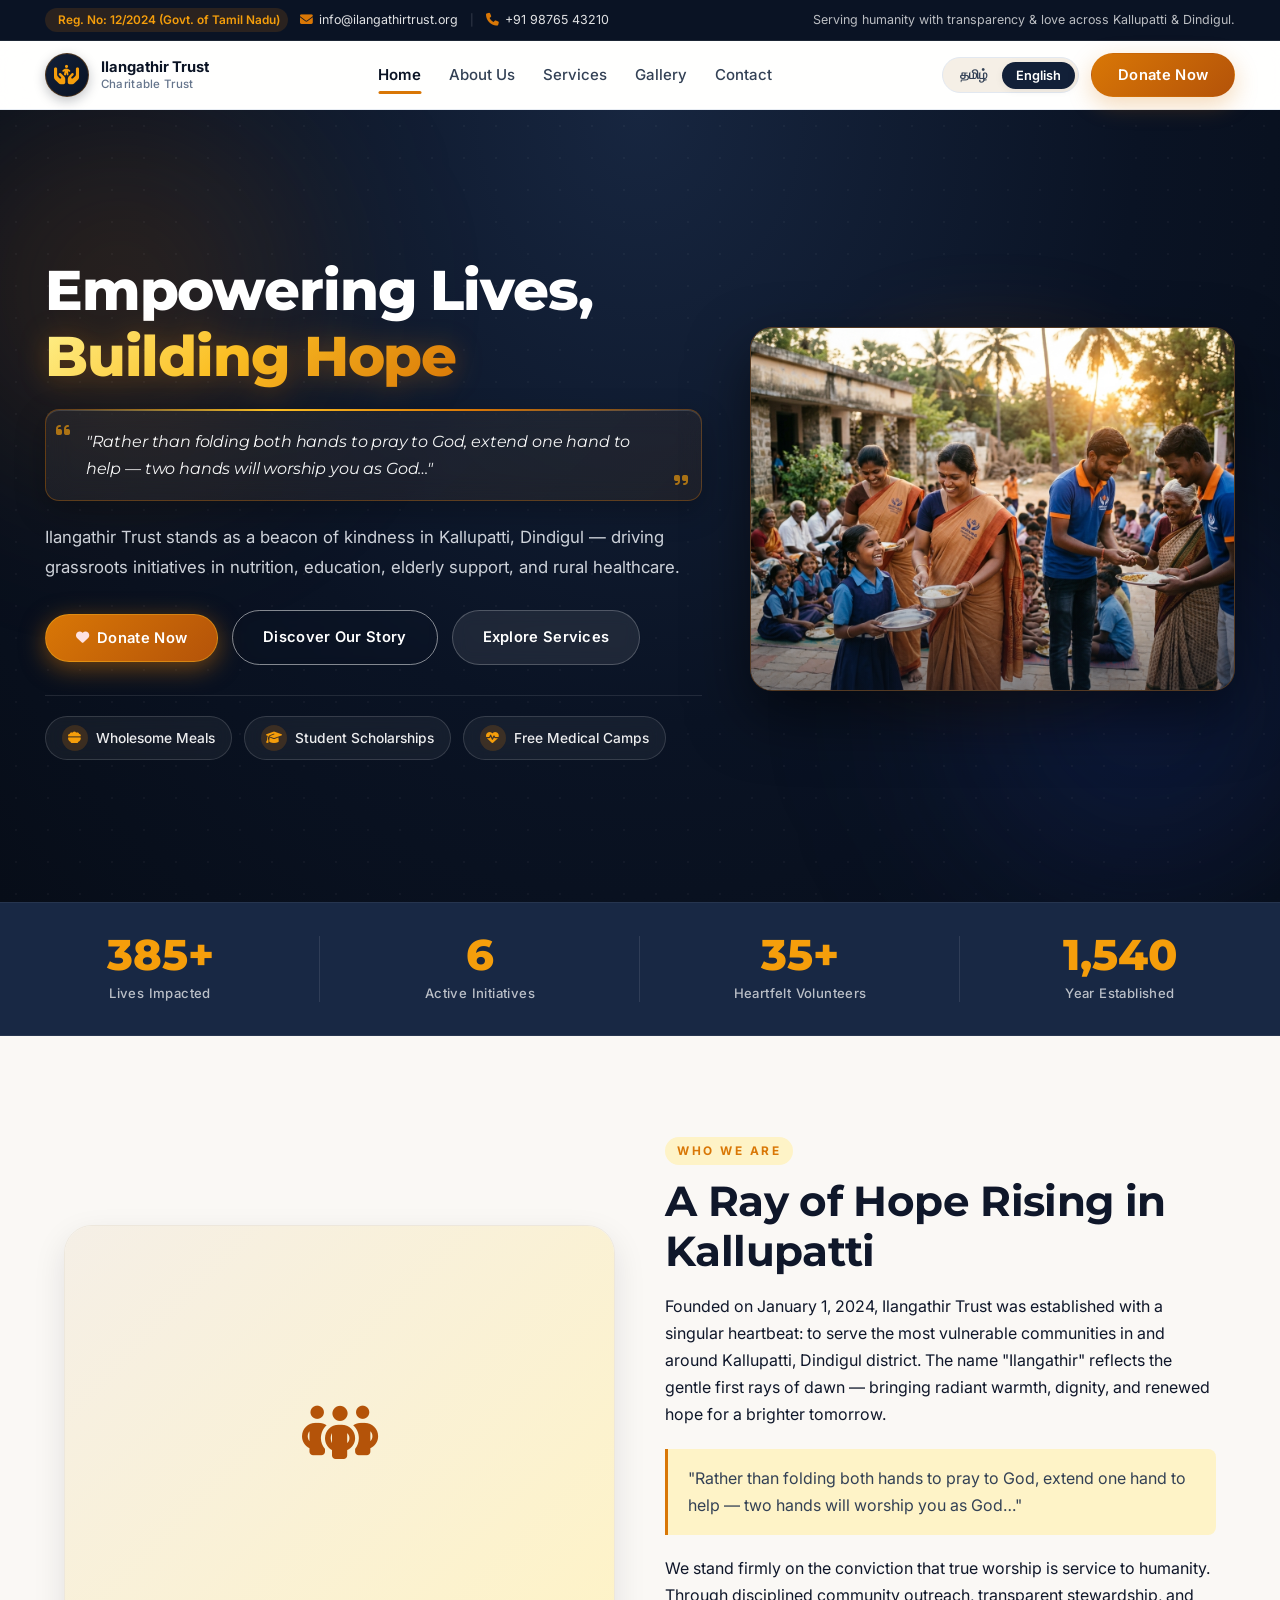
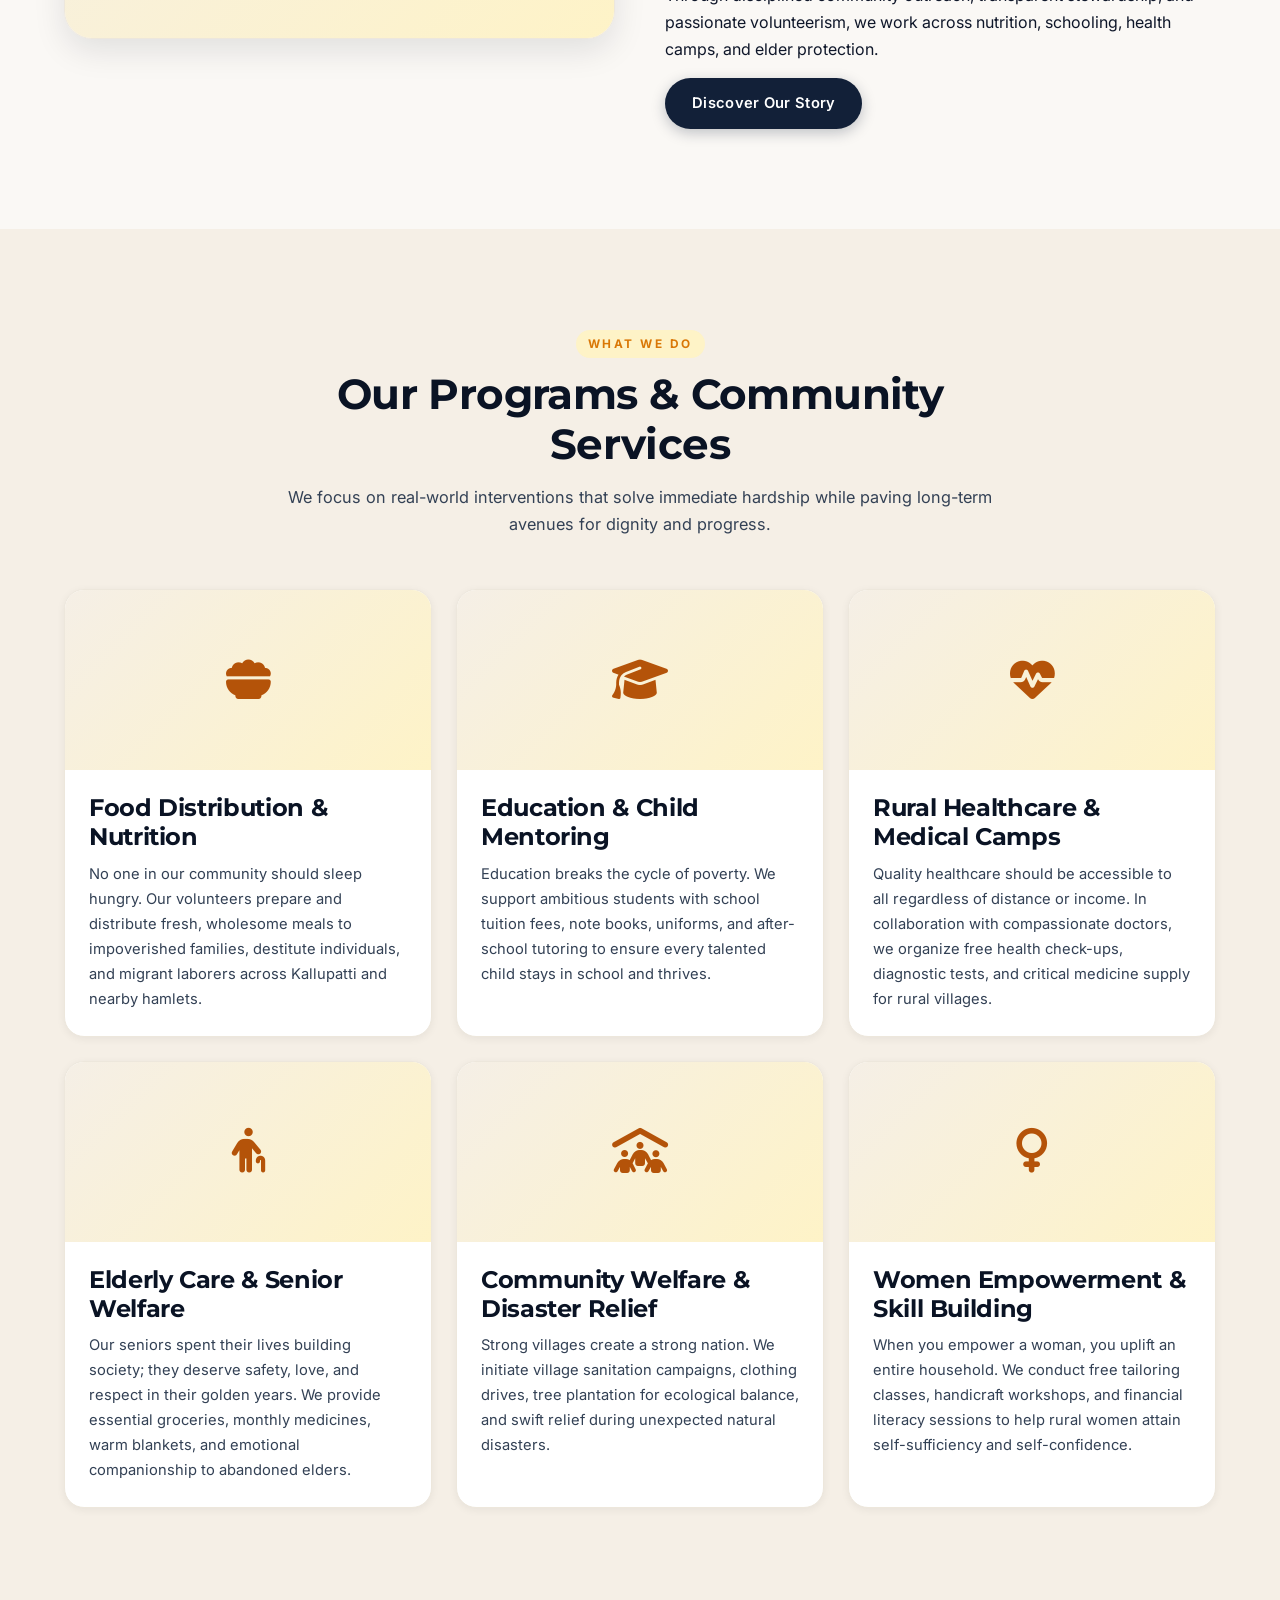
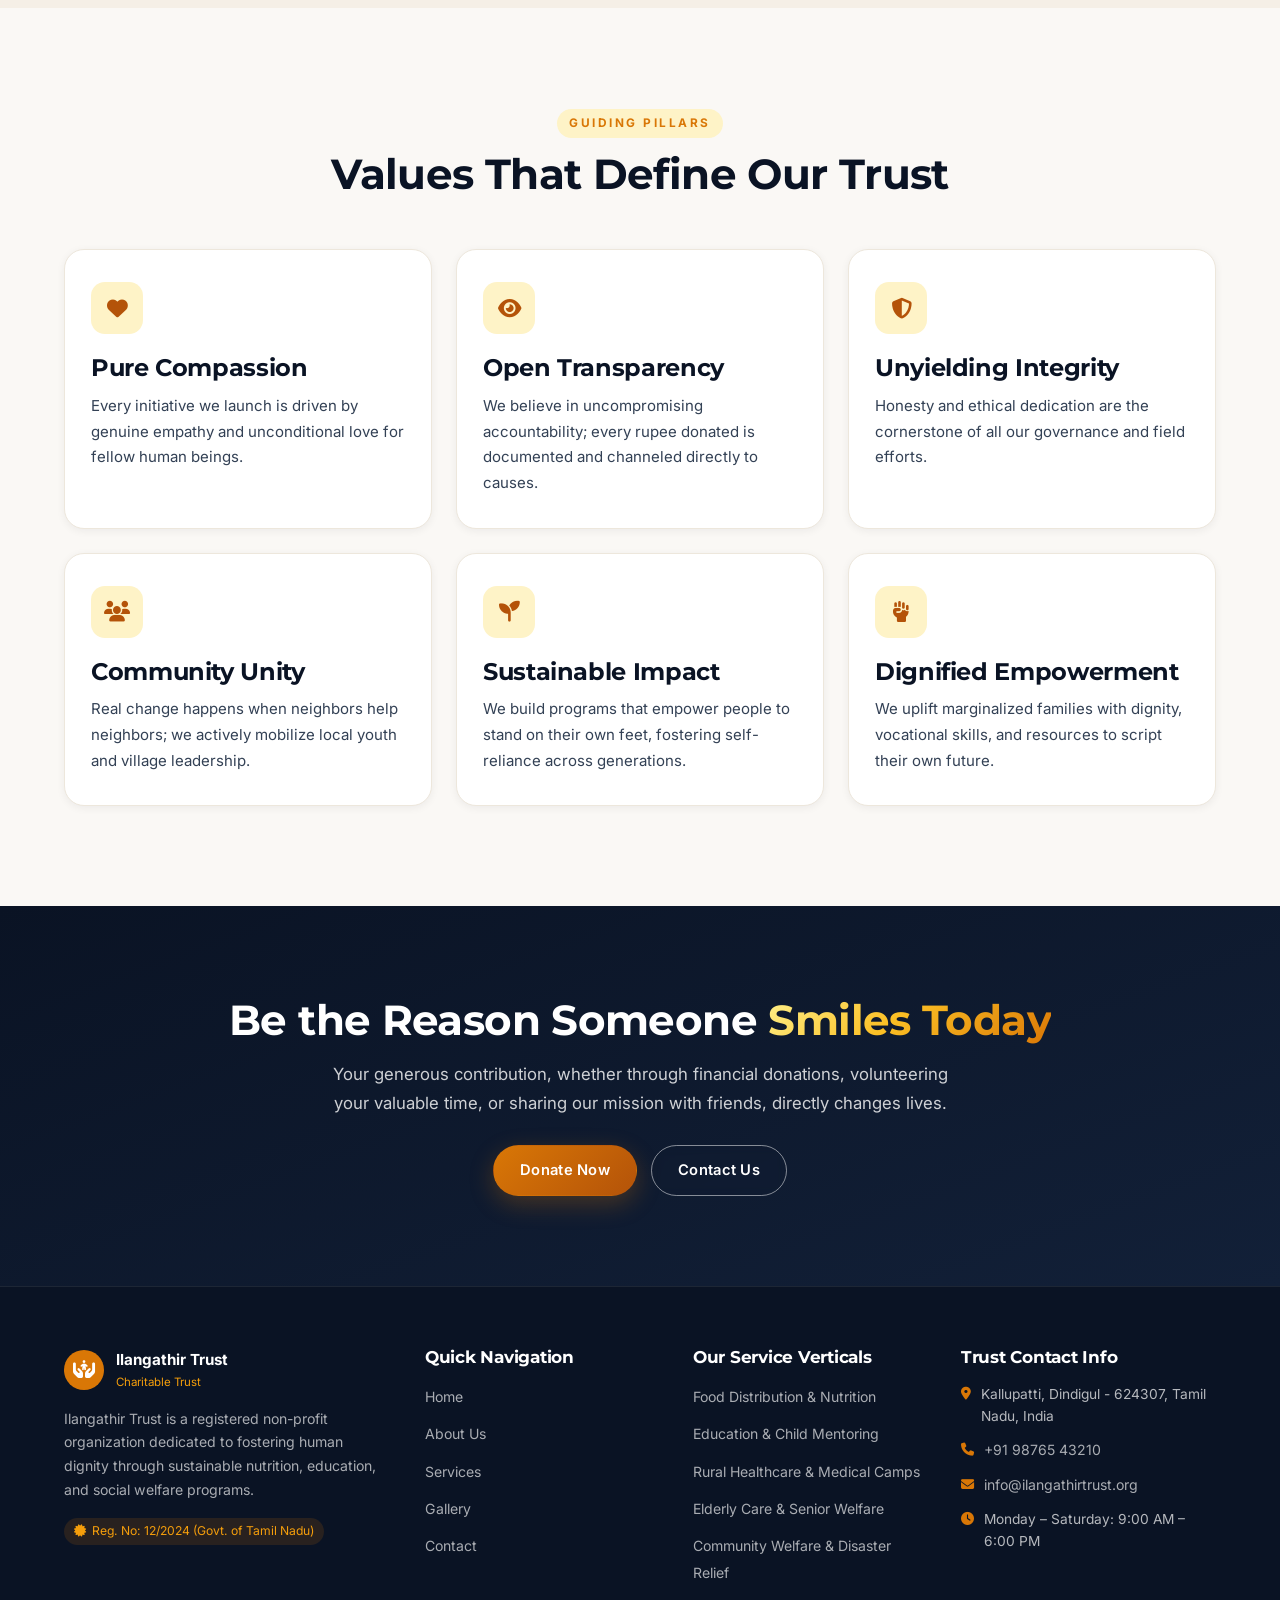
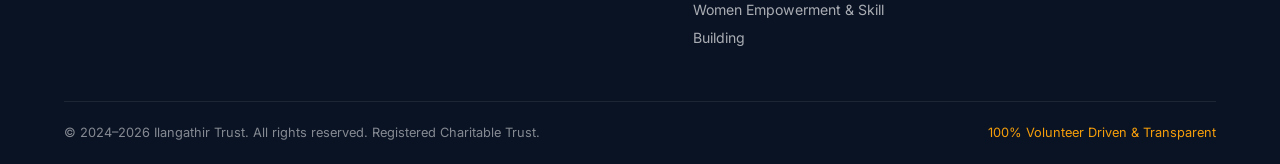
<file: index.html>
<!DOCTYPE html>
<html lang="en" class="scroll-smooth">

<head>
    <meta charset="UTF-8">
    <meta name="viewport" content="width=device-width, initial-scale=1.0">
    <title>Ilangathir Trust — Charitable Trust in Kallupatti, Dindigul | இளங்கதிர் அறக்கட்டளை</title>
    <meta name="theme-color" content="#1a2744">
    <meta name="description" content="Ilangathir Trust (இளங்கதிர் அறக்கட்டளை) is a charitable trust in Kallupatti, Dindigul, Tamil Nadu. Dedicated to food distribution, education, health camps, elderly care, and community welfare since 2024.">
    <meta name="author" content="Ilangathir Trust">
    <meta name="geo.region" content="IN-TN">
    <meta name="geo.placename" content="Kallupatti, Dindigul">
    <meta name="keywords" content="Ilangathir Trust, இளங்கதிர் அறக்கட்டளை, Kallupatti charity, Dindigul NGO, charitable trust Tamil Nadu, food distribution, education support, health camps, elderly care, community welfare, donate charity, volunteer Dindigul">

    <meta property="og:type" content="website">
    <meta property="og:title" content="Ilangathir Trust — Charitable Trust in Kallupatti, Dindigul">
    <meta property="og:description" content="Ilangathir Trust is a charitable organization in Kallupatti, Dindigul, Tamil Nadu dedicated to food distribution, education, health camps, elderly care, and community welfare.">
    <meta property="og:locale" content="en_IN">
    <meta property="og:locale:alternate" content="ta_IN">
    <meta name="twitter:card" content="summary_large_image">

    <link rel="icon" type="image/x-icon" href="assets/icons/icon.ico">
    <link rel="apple-touch-icon" href="assets/icons/icon.ico">

    <!-- FontAwesome -->
    <link rel="stylesheet" href="https://cdnjs.cloudflare.com/ajax/libs/font-awesome/6.5.1/css/all.min.css">

    <!-- Styles -->
    <link rel="stylesheet" href="styles.css?v=1.3">

    <!-- Structured Data -->
    <script type="application/ld+json">
    {
        "@context": "https://schema.org",
        "@graph": [
            {
                "@type": ["NGO", "CharitableOrganization"],
                "name": "Ilangathir Trust",
                "alternateName": "இளங்கதிர் அறக்கட்டளை",
                "description": "Charitable trust providing food distribution, education support, health camps, elderly care, and community welfare services in Kallupatti, Dindigul, Tamil Nadu since 2024.",
                "foundingDate": "2024-01-01",
                "address": {
                    "@type": "PostalAddress",
                    "addressLocality": "Kallupatti, Dindigul",
                    "addressRegion": "Tamil Nadu",
                    "postalCode": "624307",
                    "addressCountry": "IN"
                },
                "areaServed": {
                    "@type": "City",
                    "name": "Dindigul"
                },
                "nonprofitStatus": "Charitable"
            },
            {
                "@type": "WebSite",
                "name": "Ilangathir Trust",
                "alternateName": "இளங்கதிர் அறக்கட்டளை",
                "inLanguage": ["en", "ta"]
            }
        ]
    }
    </script>
</head>

<body>
    <!-- Header (injected by JS) -->
    <header id="site-header"></header>

    <main>
        <!-- ════════ HERO (PREMIUM 2-COLUMN) ════════ -->
        <section class="hero hero-split" aria-label="Hero">
            <div class="hero-bg" id="hero-bg">
                <div class="hero-ambient-orb hero-orb-left"></div>
                <div class="hero-ambient-orb hero-orb-right"></div>
                <div class="hero-pattern"></div>
            </div>
                                    
            <div class="hero-split-container">
                <!-- Left Column: Rich Trust Presentation -->
                <div class="hero-content">
                    <!-- Grand Title -->
                    <h1 class="hero-title reveal" data-i18n="hero_title" data-i18n-html>
                        Empowering Lives,<br><span class="accent">Building Hope</span>
                    </h1>

                    <!-- Illuminated Sacred Quote Card -->
                    <div class="hero-quote-card reveal">
                        <i class="fa-solid fa-quote-left quote-mark quote-left"></i>
                        <p class="hero-quote-text" data-i18n="hero_quote">
                            "Rather than folding both hands to pray to God, extend one hand to help — two hands will worship you as God…"
                        </p>
                        <i class="fa-solid fa-quote-right quote-mark quote-right"></i>
                    </div>

                    <!-- Subtitle -->
                    <p class="hero-subtitle reveal" data-i18n="hero_subtitle">
                        Ilangathir Trust stands as a beacon of kindness in Kallupatti, Dindigul — driving grassroots initiatives in nutrition, education, elderly support, and rural healthcare.
                    </p>

                    <!-- Action CTA Buttons -->
                    <div class="hero-actions reveal">
                        <button type="button" class="btn btn-amber btn-lg btn-hero-donate" onclick="openDonationModal()">
                            <i class="fa-solid fa-heart pulse-heart"></i> <span data-i18n="btn_donate">Donate Now</span>
                        </button>
                        <a href="about.html" class="btn btn-outline btn-lg" data-i18n="btn_learn_more">
                            <i class="fa-solid fa-compass"></i> Discover Our Story
                        </a>
                        <a href="services.html" class="btn btn-ghost btn-lg" data-i18n="btn_our_services">
                            <i class="fa-solid fa-hand-holding-heart"></i> Explore Services
                        </a>
                    </div>

                    <!-- Key Impact Feature Badges (Pill Strip) -->
                    <div class="hero-impact-strip reveal">
                        <a href="services.html" class="hero-impact-pill">
                            <span class="pill-icon"><i class="fa-solid fa-bowl-food"></i></span>
                            <span class="pill-text" data-i18n="hero_pill_food">Wholesome Meals</span>
                        </a>
                        <a href="services.html" class="hero-impact-pill">
                            <span class="pill-icon"><i class="fa-solid fa-graduation-cap"></i></span>
                            <span class="pill-text" data-i18n="hero_pill_edu">Student Scholarships</span>
                        </a>
                        <a href="services.html" class="hero-impact-pill">
                            <span class="pill-icon"><i class="fa-solid fa-heart-pulse"></i></span>
                            <span class="pill-text" data-i18n="hero_pill_health">Free Medical Camps</span>
                        </a>
                    </div>
                </div>

                <!-- Right Column: Visual Showcase with Real Charity Photo & Floating Impact Badges -->
                <div class="hero-visual reveal">
                    <div class="hero-image-card">
                        <!-- Ambient back-glow -->
                        <div class="hero-image-glow"></div>
                        
                        <!-- Real Charity Photography -->
                        <div class="hero-image-frame">
                            <img src="assets/images/hero-charity.jpg" alt="Ilangathir Trust volunteers serving wholesome meals to rural children and supporting village elders" class="hero-img" width="700" height="525" loading="eager" fetchpriority="high">
                            <div class="hero-image-gradient-overlay"></div>
                        </div>
                    </div>
                </div>
            </div>
        </section>

        <!-- ════════ STATS BAR ════════ -->
        <div class="stats-bar">
            <div class="stats-bar-inner">
                <div class="stat-item">
                    <div class="stat-number" data-count="500" data-suffix="+">0</div>
                    <div class="stat-label" data-i18n="stat_lives">Lives Impacted</div>
                </div>
                <div class="stat-item">
                    <div class="stat-number" data-count="6">0</div>
                    <div class="stat-label" data-i18n="stat_programs">Programs Active</div>
                </div>
                <div class="stat-item">
                    <div class="stat-number" data-count="50" data-suffix="+">0</div>
                    <div class="stat-label" data-i18n="stat_volunteers">Volunteers</div>
                </div>
                <div class="stat-item">
                    <div class="stat-number" data-count="2024">0</div>
                    <div class="stat-label" data-i18n="stat_years">Year Founded</div>
                </div>
            </div>
        </div>

        <!-- ════════ ABOUT OVERVIEW ════════ -->
        <section class="section" id="about-overview" aria-label="About overview">
            <div class="container">
                <div class="about-grid">
                    <div class="about-image reveal-left">
                        <div class="placeholder-img">
                            <i class="fa-solid fa-people-group"></i>
                        </div>
                    </div>
                    <div class="about-content reveal-right">
                        <span class="section-label" data-i18n="about_label">WHO WE ARE</span>
                        <h2 data-i18n="about_title" data-i18n-html>A Beacon of Hope in <span class="accent">Kallupatti</span></h2>
                        <p data-i18n="about_p1">Ilangathir Trust was established on January 1, 2024, with a profound mission to serve the underprivileged communities in and around Kallupatti, Dindigul district, Tamil Nadu. The name "Ilangathir" symbolizes the gentle breeze of change — a fresh wind of hope and compassion.</p>
                        <div class="highlight" data-i18n="about_highlight">"Rather than folding both hands to pray to God, extend one hand to help — two hands will worship you as God…"</div>
                        <p data-i18n="about_p2">We believe that true worship lies not just in prayer, but in extending a helping hand to those in need. Our trust works across education, healthcare, food distribution, elderly care, and community empowerment.</p>
                        <a href="about.html" class="btn btn-primary mt-40" data-i18n="btn_learn_more">Learn More</a>
                    </div>
                </div>
            </div>
        </section>

        <!-- ════════ SERVICES PREVIEW ════════ -->
        <section class="section-alt" id="services-preview" aria-label="Services preview">
            <div class="container">
                <div class="section-header reveal">
                    <span class="section-label" data-i18n="services_label">WHAT WE DO</span>
                    <h2 data-i18n="services_title">Our Programs & Services</h2>
                    <p data-i18n="services_desc">We operate across multiple verticals to provide holistic support to communities in need.</p>
                </div>

                <div class="services-grid stagger">
                    <div class="service-card reveal">
                        <div class="service-img-placeholder"><i class="fa-solid fa-bowl-food"></i></div>
                        <div class="service-body">
                            <h3 data-i18n="svc_food_title">Food Distribution</h3>
                            <p data-i18n="svc_food_desc">Regular meal distribution programs ensuring no one in our community goes hungry.</p>
                        </div>
                    </div>
                    <div class="service-card reveal">
                        <div class="service-img-placeholder"><i class="fa-solid fa-graduation-cap"></i></div>
                        <div class="service-body">
                            <h3 data-i18n="svc_edu_title">Education Support</h3>
                            <p data-i18n="svc_edu_desc">Scholarships, school supplies, and educational mentoring for underprivileged children.</p>
                        </div>
                    </div>
                    <div class="service-card reveal">
                        <div class="service-img-placeholder"><i class="fa-solid fa-heart-pulse"></i></div>
                        <div class="service-body">
                            <h3 data-i18n="svc_health_title">Health Camps</h3>
                            <p data-i18n="svc_health_desc">Free medical check-ups, health awareness programs in rural communities.</p>
                        </div>
                    </div>
                    <div class="service-card reveal">
                        <div class="service-img-placeholder"><i class="fa-solid fa-person-cane"></i></div>
                        <div class="service-body">
                            <h3 data-i18n="svc_elderly_title">Elderly Care</h3>
                            <p data-i18n="svc_elderly_desc">Support and care for senior citizens who lack family support.</p>
                        </div>
                    </div>
                    <div class="service-card reveal">
                        <div class="service-img-placeholder"><i class="fa-solid fa-people-roof"></i></div>
                        <div class="service-body">
                            <h3 data-i18n="svc_welfare_title">Community Welfare</h3>
                            <p data-i18n="svc_welfare_desc">Clothing drives, emergency relief, and community development initiatives.</p>
                        </div>
                    </div>
                    <div class="service-card reveal">
                        <div class="service-img-placeholder"><i class="fa-solid fa-venus"></i></div>
                        <div class="service-body">
                            <h3 data-i18n="svc_women_title">Women Empowerment</h3>
                            <p data-i18n="svc_women_desc">Skill development and financial literacy programs for women.</p>
                        </div>
                    </div>
                </div>
            </div>
        </section>

        <!-- ════════ VALUES ════════ -->
        <section class="section" id="values" aria-label="Our Values">
            <div class="container">
                <div class="section-header reveal">
                    <span class="section-label" data-i18n="values_label">OUR VALUES</span>
                    <h2 data-i18n="values_title">What Drives Us</h2>
                </div>

                <div class="features-grid stagger">
                    <div class="card reveal">
                        <div class="card-icon"><i class="fa-solid fa-heart"></i></div>
                        <h3 data-i18n="val_compassion">Compassion</h3>
                        <p data-i18n="val_compassion_d">Every action we take is rooted in genuine empathy and care for those we serve.</p>
                    </div>
                    <div class="card reveal">
                        <div class="card-icon"><i class="fa-solid fa-eye"></i></div>
                        <h3 data-i18n="val_transparency">Transparency</h3>
                        <p data-i18n="val_transparency_d">We maintain complete openness in our operations, finances, and decision-making.</p>
                    </div>
                    <div class="card reveal">
                        <div class="card-icon"><i class="fa-solid fa-shield-halved"></i></div>
                        <h3 data-i18n="val_integrity">Integrity</h3>
                        <p data-i18n="val_integrity_d">We uphold the highest ethical standards in everything we do.</p>
                    </div>
                    <div class="card reveal">
                        <div class="card-icon"><i class="fa-solid fa-users"></i></div>
                        <h3 data-i18n="val_community">Community</h3>
                        <p data-i18n="val_community_d">We believe in the power of community-driven change and inclusive development.</p>
                    </div>
                    <div class="card reveal">
                        <div class="card-icon"><i class="fa-solid fa-seedling"></i></div>
                        <h3 data-i18n="val_sustainability">Sustainability</h3>
                        <p data-i18n="val_sustainability_d">Our programs are designed for lasting impact, creating self-sufficient communities.</p>
                    </div>
                    <div class="card reveal">
                        <div class="card-icon"><i class="fa-solid fa-hand-fist"></i></div>
                        <h3 data-i18n="val_empowerment">Empowerment</h3>
                        <p data-i18n="val_empowerment_d">We enable individuals to become self-reliant through skill-building and support.</p>
                    </div>
                </div>
            </div>
        </section>

        <!-- ════════ CTA ════════ -->
        <section class="cta-section" aria-label="Call to action">
            <div class="container">
                <h2 class="reveal" data-i18n="cta_title" data-i18n-html>Join Us in Making a Difference</h2>
                <p class="reveal" data-i18n="cta_desc">Every contribution, whether time, money, or skills, helps us create lasting positive change in our community.</p>
                <div class="cta-actions reveal">
                    <a href="contact.html" class="btn btn-amber" data-i18n="btn_donate">Donate Now</a>
                    <a href="contact.html" class="btn btn-outline" data-i18n="btn_contact_us">Contact Us</a>
                </div>
            </div>
        </section>
    </main>

    <!-- Footer (injected by JS) -->
    <footer id="site-footer" class="footer"></footer>

    <!-- Scripts -->
    <script src="config.js"></script>
    <script src="shared.js"></script>
    <script>
        document.addEventListener('DOMContentLoaded', () => {
            initSite('home');
        });
    </script>
</body>

</html>
</file>
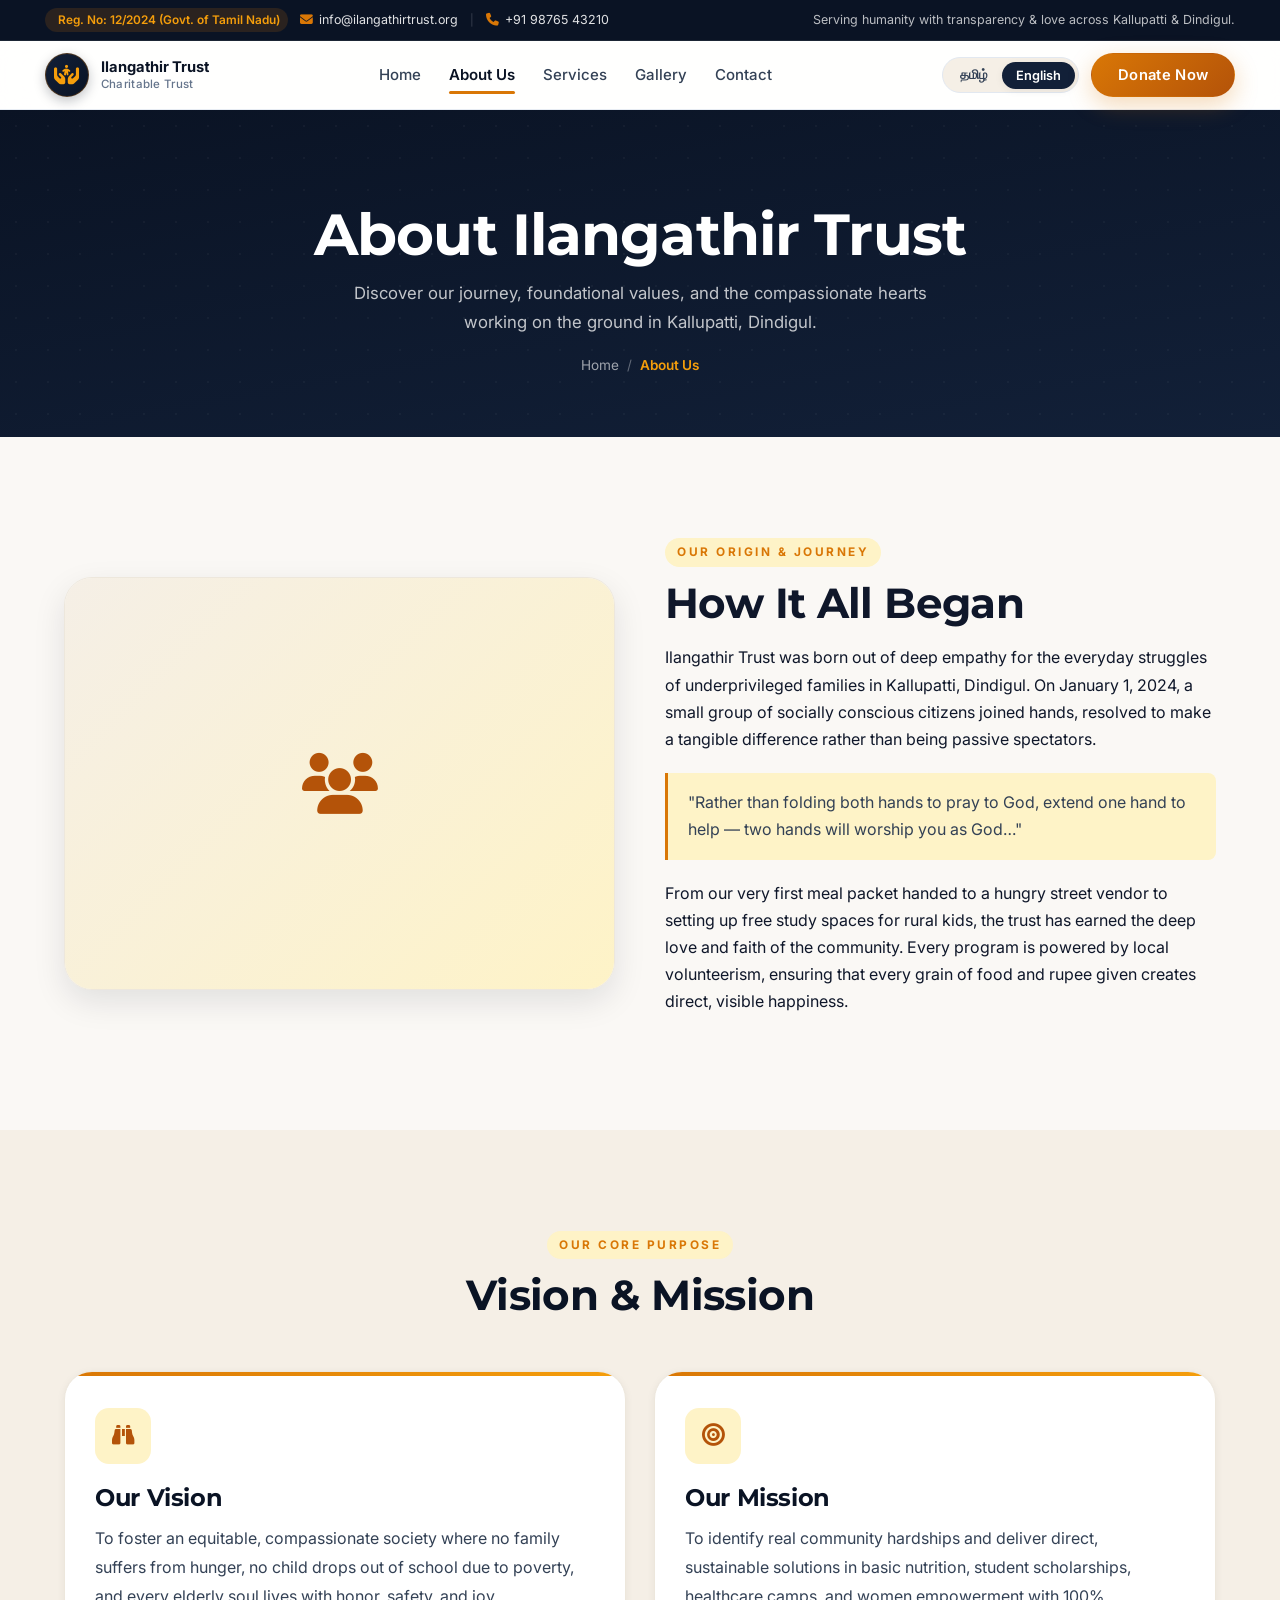
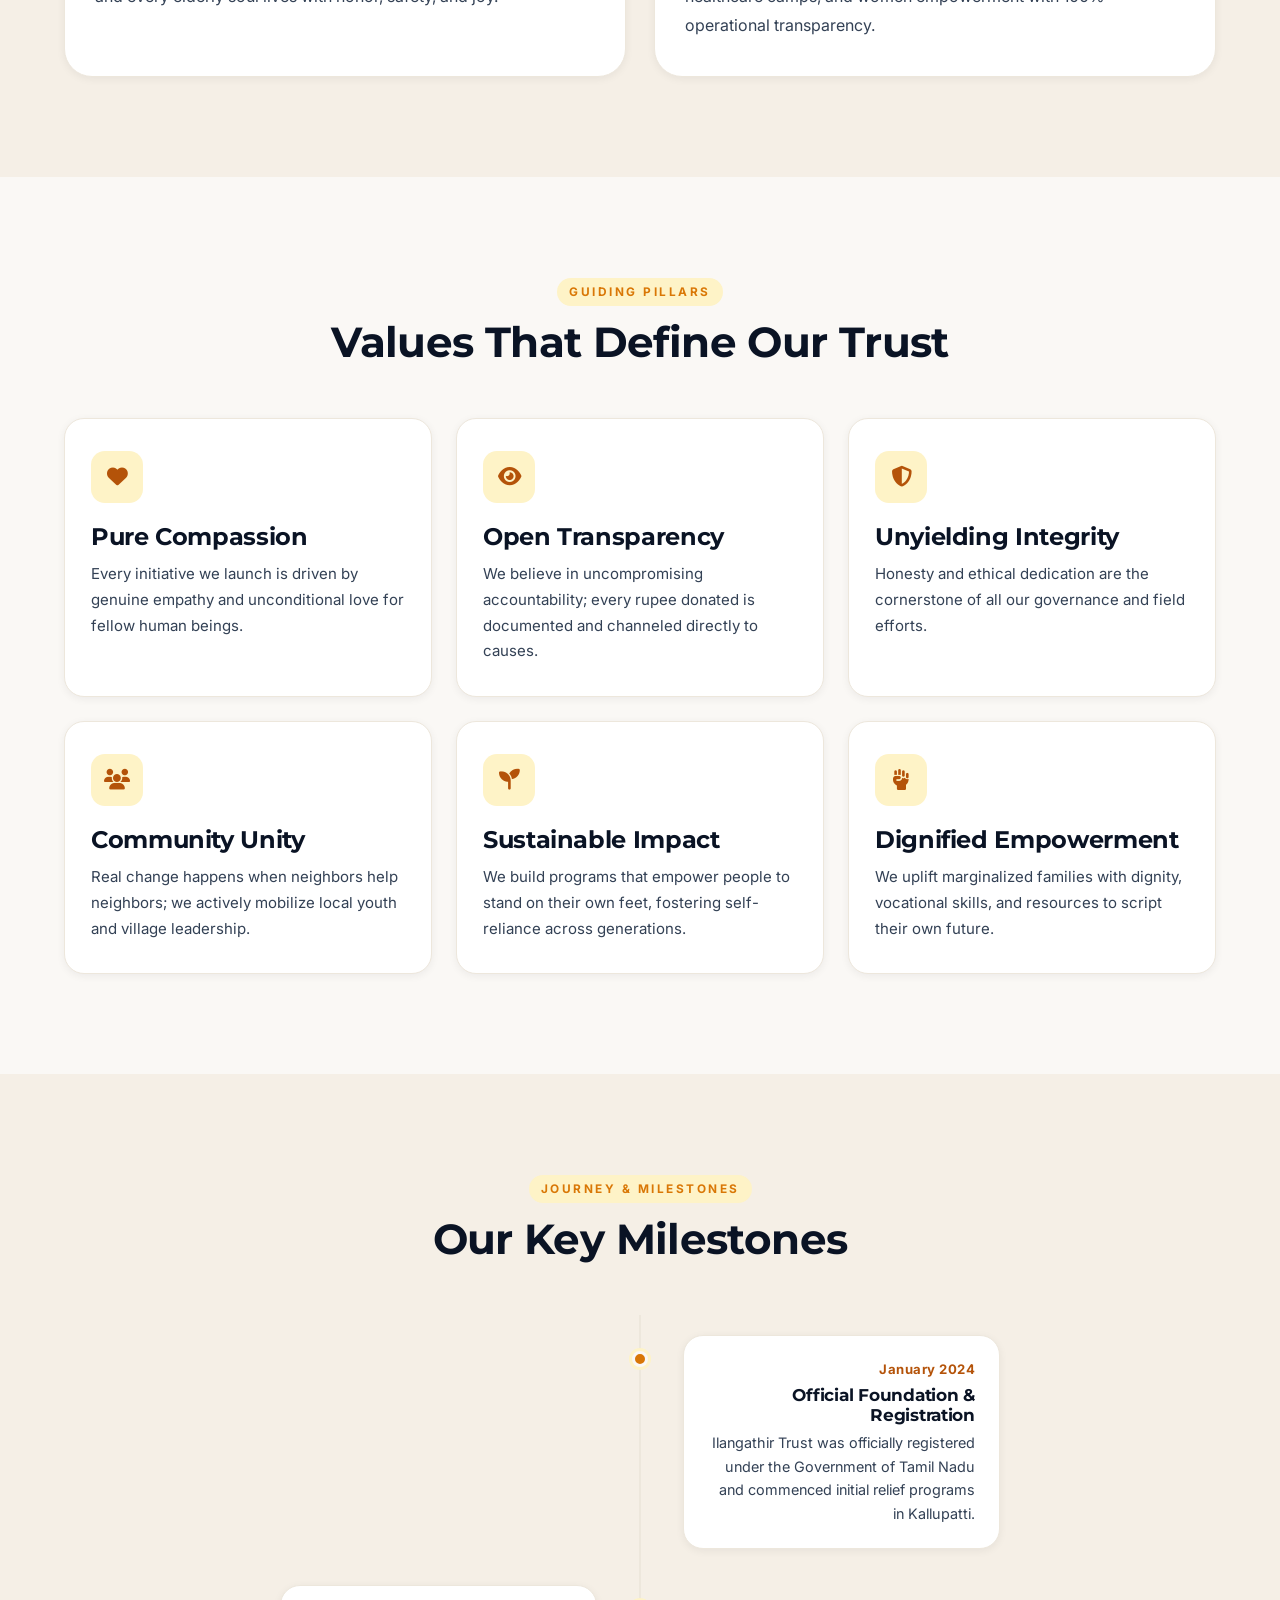
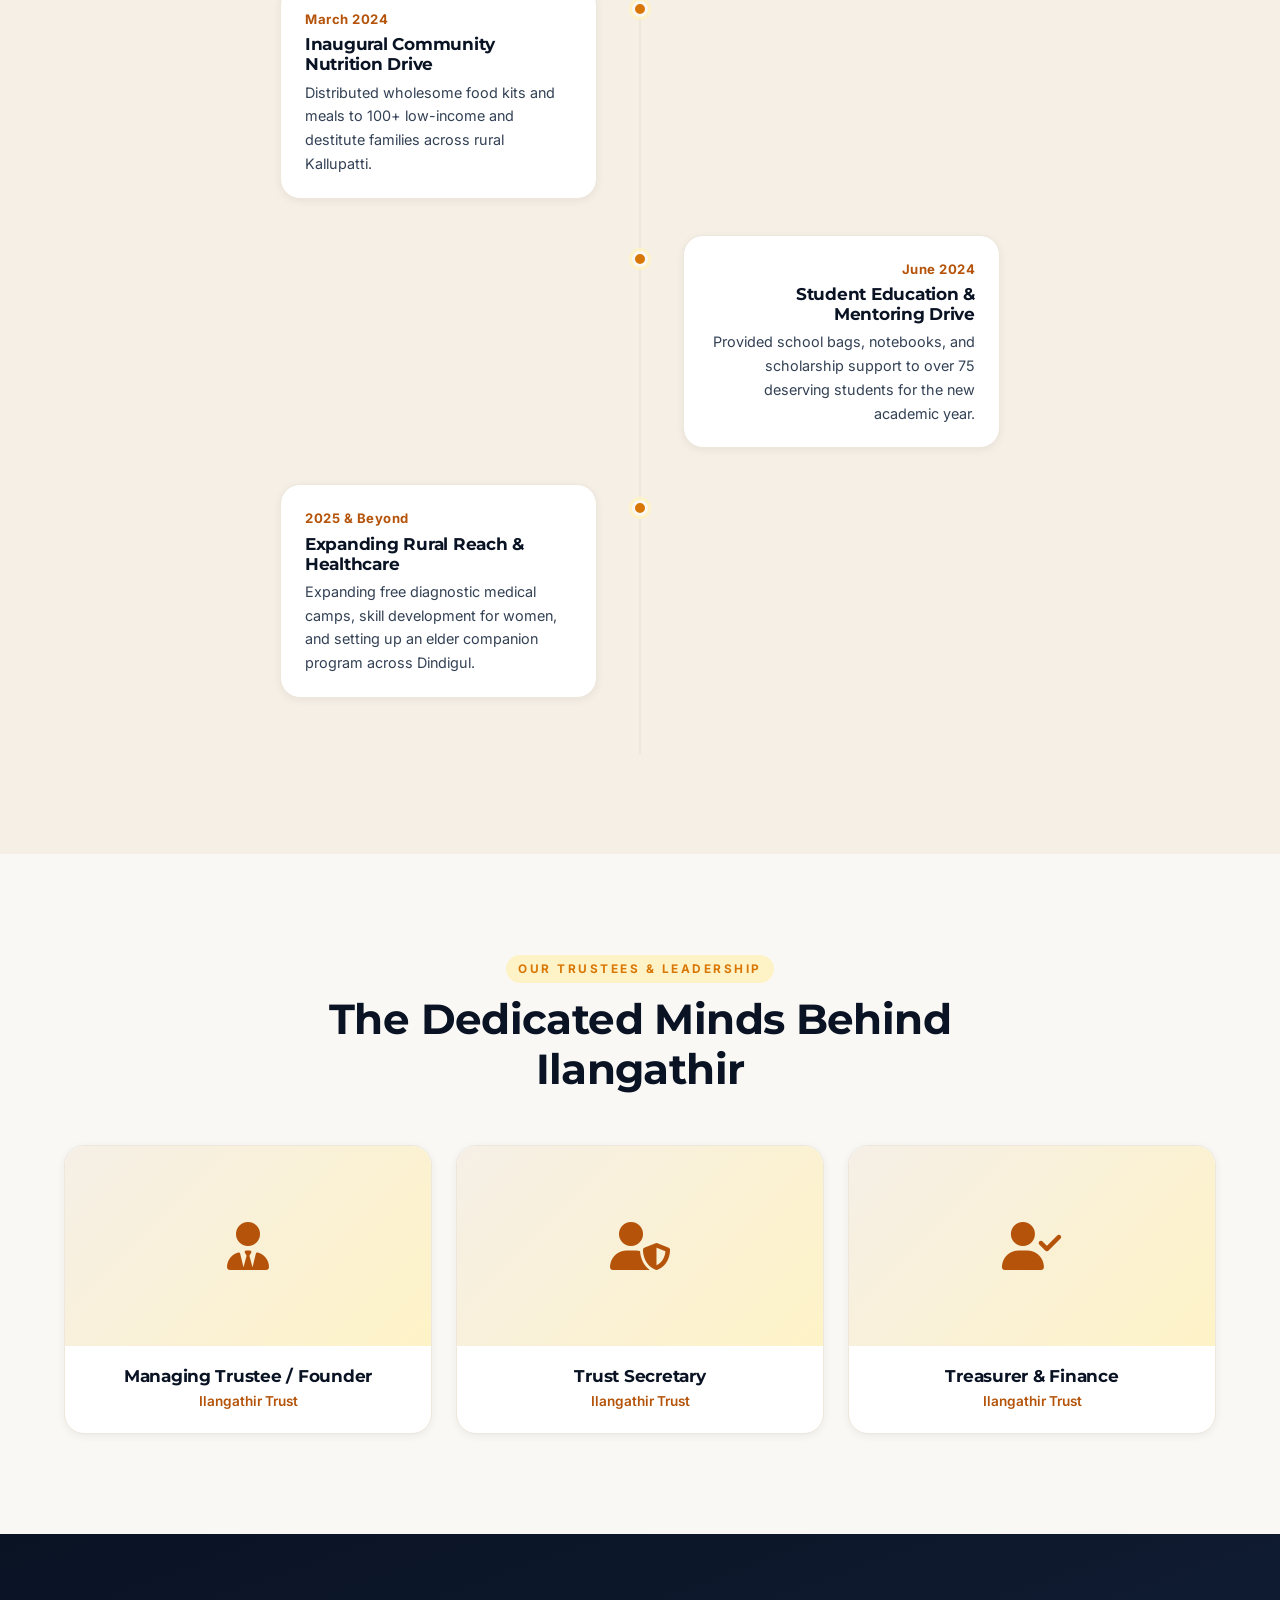
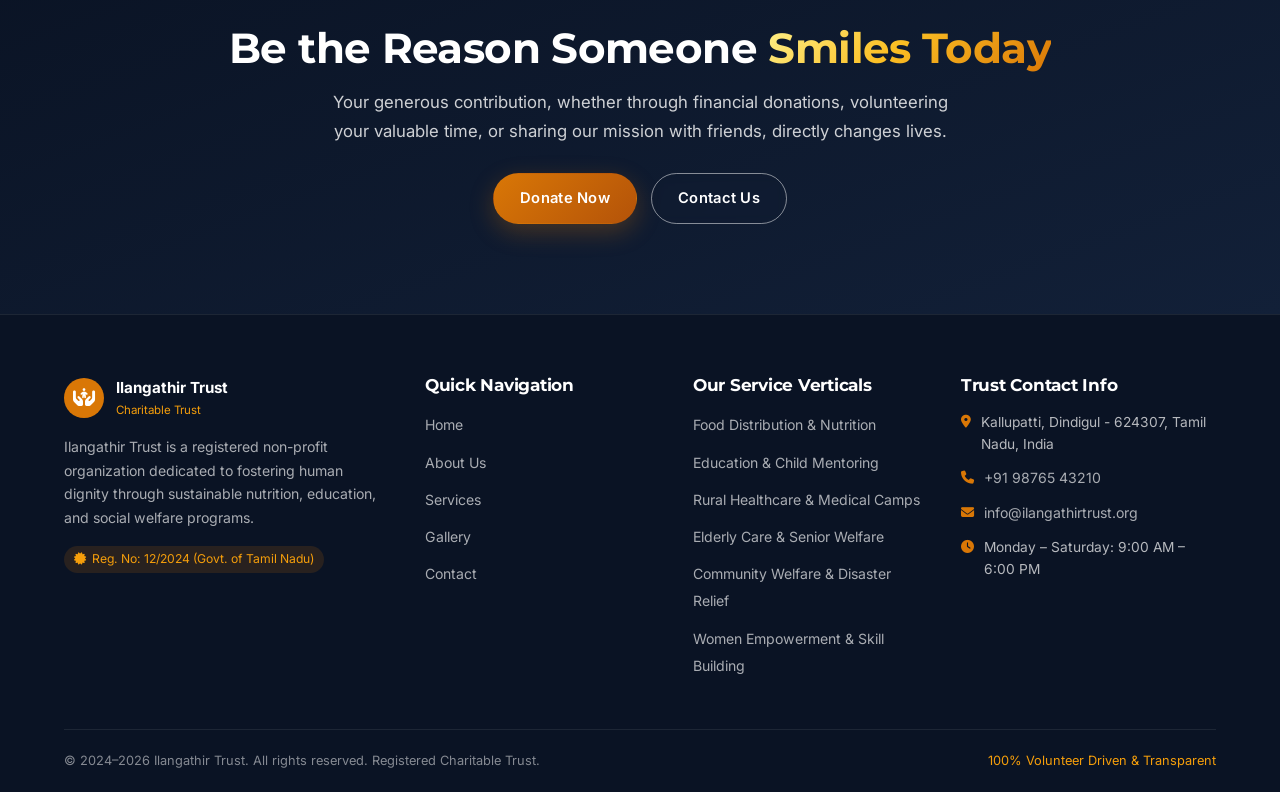
<file: about.html>
<!DOCTYPE html>
<html lang="en" class="scroll-smooth">

<head>
    <meta charset="UTF-8">
    <meta name="viewport" content="width=device-width, initial-scale=1.0">
    <title>About Us — Ilangathir Trust | எங்களைப் பற்றி — இளங்கதிர் அறக்கட்டளை</title>
    <meta name="theme-color" content="#1a2744">
    <meta name="description" content="Learn about Ilangathir Trust — our story, vision, mission, values, and the dedicated team working to serve communities in Kallupatti, Dindigul, Tamil Nadu.">
    <meta name="author" content="Ilangathir Trust">

    <meta property="og:type" content="website">
    <meta property="og:title" content="About Us — Ilangathir Trust">
    <meta property="og:description" content="Discover the story, vision, and mission of Ilangathir Trust — a charitable organization serving Kallupatti, Dindigul since 2024.">

    <link rel="icon" type="image/x-icon" href="assets/icons/icon.ico">
    <link rel="stylesheet" href="https://cdnjs.cloudflare.com/ajax/libs/font-awesome/6.5.1/css/all.min.css">
    <link rel="stylesheet" href="styles.css?v=1.3">
</head>

<body>
    <header id="site-header"></header>

    <main>
        <!-- ════════ PAGE BANNER ════════ -->
        <section class="page-banner" aria-label="Page banner">
            <div class="hero-pattern"></div>
            <div class="container">
                <h1 data-i18n="about_page_title">About Us</h1>
                <p data-i18n="about_page_desc">Learn about our journey, values, and the people behind Ilangathir Trust.</p>
                <div class="breadcrumb">
                    <a href="index.html" data-i18n="nav_home">Home</a>
                    <span>/</span>
                    <span class="current" data-i18n="nav_about">About</span>
                </div>
            </div>
        </section>

        <!-- ════════ OUR STORY ════════ -->
        <section class="section" aria-label="Our Story">
            <div class="container">
                <div class="about-grid">
                    <div class="about-image reveal-left">
                        <div class="placeholder-img" data-img-key="about_story">
                            <i class="fa-solid fa-users"></i>
                        </div>
                    </div>
                    <div class="about-content reveal-right">
                        <span class="section-label" data-i18n="story_label">OUR ORIGIN & JOURNEY</span>
                        <h2 data-i18n="story_title">How It All Began</h2>
                        <p data-i18n="story_p1">Ilangathir Trust was born out of deep empathy for the everyday struggles of underprivileged families in Kallupatti, Dindigul. On January 1, 2024, a small group of socially conscious citizens joined hands, resolved to make a tangible difference rather than being passive spectators.</p>
                        <div class="highlight" data-i18n="about_highlight">"Rather than folding both hands to pray to God, extend one hand to help — two hands will worship you as God…"</div>
                        <p data-i18n="story_p2">From our very first meal packet handed to a hungry street vendor to setting up free study spaces for rural kids, the trust has earned the deep love and faith of the community.</p>
                    </div>
                </div>
            </div>
        </section>

        <!-- ════════ VISION & MISSION ════════ -->
        <section class="section-alt" aria-label="Vision and Mission">
            <div class="container">
                <div class="section-header reveal">
                    <span class="section-label" data-i18n="vm_label">OUR CORE PURPOSE</span>
                    <h2 data-i18n="vm_title">Vision & Mission</h2>
                </div>

                <div class="vm-grid">
                    <div class="vm-card reveal-left">
                        <div class="vm-icon"><i class="fa-solid fa-binoculars"></i></div>
                        <h3 data-i18n="vision_title">Our Vision</h3>
                        <p data-i18n="vision_desc">To create a compassionate society where every individual, regardless of background, has access to basic needs, education, and opportunities for a dignified life.</p>
                    </div>
                    <div class="vm-card reveal-right">
                        <div class="vm-icon"><i class="fa-solid fa-bullseye"></i></div>
                        <h3 data-i18n="mission_title">Our Mission</h3>
                        <p data-i18n="mission_desc">To identify, support, and empower the most vulnerable communities through sustainable programs in education, healthcare, food security, and holistic community development.</p>
                    </div>
                </div>
            </div>
        </section>

        <!-- ════════ VALUES ════════ -->
        <section class="section" aria-label="Our Values">
            <div class="container">
                <div class="section-header reveal">
                    <span class="section-label" data-i18n="values_label">OUR VALUES</span>
                    <h2 data-i18n="values_title">What Drives Us</h2>
                </div>

                <div class="features-grid stagger">
                    <div class="card reveal">
                        <div class="card-icon"><i class="fa-solid fa-heart"></i></div>
                        <h3 data-i18n="val_compassion">Compassion</h3>
                        <p data-i18n="val_compassion_d">Every action we take is rooted in genuine empathy and care for those we serve.</p>
                    </div>
                    <div class="card reveal">
                        <div class="card-icon"><i class="fa-solid fa-eye"></i></div>
                        <h3 data-i18n="val_transparency">Transparency</h3>
                        <p data-i18n="val_transparency_d">We maintain complete openness in our operations, finances, and decision-making.</p>
                    </div>
                    <div class="card reveal">
                        <div class="card-icon"><i class="fa-solid fa-shield-halved"></i></div>
                        <h3 data-i18n="val_integrity">Integrity</h3>
                        <p data-i18n="val_integrity_d">We uphold the highest ethical standards in everything we do.</p>
                    </div>
                    <div class="card reveal">
                        <div class="card-icon"><i class="fa-solid fa-users"></i></div>
                        <h3 data-i18n="val_community">Community</h3>
                        <p data-i18n="val_community_d">We believe in the power of community-driven change and inclusive development.</p>
                    </div>
                    <div class="card reveal">
                        <div class="card-icon"><i class="fa-solid fa-seedling"></i></div>
                        <h3 data-i18n="val_sustainability">Sustainability</h3>
                        <p data-i18n="val_sustainability_d">Our programs are designed for lasting impact, creating self-sufficient communities.</p>
                    </div>
                    <div class="card reveal">
                        <div class="card-icon"><i class="fa-solid fa-hand-fist"></i></div>
                        <h3 data-i18n="val_empowerment">Empowerment</h3>
                        <p data-i18n="val_empowerment_d">We enable individuals to become self-reliant through skill-building and support.</p>
                    </div>
                </div>
            </div>
        </section>

        <!-- ════════ TIMELINE ════════ -->
        <section class="section-alt" aria-label="Timeline">
            <div class="container">
                <div class="section-header reveal">
                    <span class="section-label" data-i18n="timeline_label">OUR JOURNEY</span>
                    <h2 data-i18n="timeline_title">Milestones</h2>
                </div>

                <div class="timeline">
                    <div class="timeline-item reveal">
                        <div class="timeline-dot"></div>
                        <div class="timeline-content">
                            <div class="timeline-date" data-i18n="tl1_date">January 2024</div>
                            <h4 data-i18n="tl1_title">Trust Founded</h4>
                            <p data-i18n="tl1_desc">Ilangathir Trust officially registered and began operations in Kallupatti, Dindigul.</p>
                        </div>
                    </div>
                    <div class="timeline-item reveal">
                        <div class="timeline-dot"></div>
                        <div class="timeline-content">
                            <div class="timeline-date" data-i18n="tl2_date">March 2024</div>
                            <h4 data-i18n="tl2_title">First Food Drive</h4>
                            <p data-i18n="tl2_desc">Launched our inaugural food distribution program, serving 100+ families.</p>
                        </div>
                    </div>
                    <div class="timeline-item reveal">
                        <div class="timeline-dot"></div>
                        <div class="timeline-content">
                            <div class="timeline-date" data-i18n="tl3_date">June 2024</div>
                            <h4 data-i18n="tl3_title">Education Initiative</h4>
                            <p data-i18n="tl3_desc">Started providing school supplies and scholarships to underprivileged students.</p>
                        </div>
                    </div>
                    <div class="timeline-item reveal">
                        <div class="timeline-dot"></div>
                        <div class="timeline-content">
                            <div class="timeline-date" data-i18n="tl4_date">2025 & Beyond</div>
                            <h4 data-i18n="tl4_title">Growing Impact</h4>
                            <p data-i18n="tl4_desc">Expanding our programs to reach more communities and create sustainable change.</p>
                        </div>
                    </div>
                </div>
            </div>
        </section>

        <!-- ════════ TEAM ════════ -->
        <section class="section" aria-label="Our Team">
            <div class="container">
                <div class="section-header reveal">
                    <span class="section-label" data-i18n="team_label">OUR TRUSTEES & LEADERSHIP</span>
                    <h2 data-i18n="team_title">The Dedicated Minds Behind Ilangathir</h2>
                </div>

                <div class="team-grid stagger">
                    <div class="team-card reveal">
                        <div class="team-avatar">
                            <i class="fa-solid fa-user-tie"></i>
                        </div>
                        <div class="team-info">
                            <h4 data-i18n="team_role1">Managing Trustee / Founder</h4>
                            <p>Ilangathir Trust</p>
                        </div>
                    </div>
                    <div class="team-card reveal">
                        <div class="team-avatar">
                            <i class="fa-solid fa-user-shield"></i>
                        </div>
                        <div class="team-info">
                            <h4 data-i18n="team_role2">Trust Secretary</h4>
                            <p>Ilangathir Trust</p>
                        </div>
                    </div>
                    <div class="team-card reveal">
                        <div class="team-avatar">
                            <i class="fa-solid fa-user-check"></i>
                        </div>
                        <div class="team-info">
                            <h4 data-i18n="team_role3">Treasurer & Finance</h4>
                            <p>Ilangathir Trust</p>
                        </div>
                    </div>
                </div>
            </div>
        </section>

        <!-- ════════ CTA ════════ -->
        <section class="cta-section" aria-label="Call to action">
            <div class="container">
                <h2 class="reveal" data-i18n="cta_title" data-i18n-html>Join Us in Making a Difference</h2>
                <p class="reveal" data-i18n="cta_desc">Every contribution helps us create lasting positive change in our community.</p>
                <div class="cta-actions reveal">
                    <a href="contact.html" class="btn btn-amber" data-i18n="btn_donate">Donate Now</a>
                    <a href="contact.html" class="btn btn-outline" data-i18n="btn_contact_us">Contact Us</a>
                </div>
            </div>
        </section>
    </main>

    <footer id="site-footer" class="footer"></footer>

    <!-- Scripts -->
    <script src="config.js"></script>
    <script src="shared.js"></script>
    <script>
        document.addEventListener('DOMContentLoaded', () => {
            initSite('about');
        });
    </script>
</body>

</html>
</file>
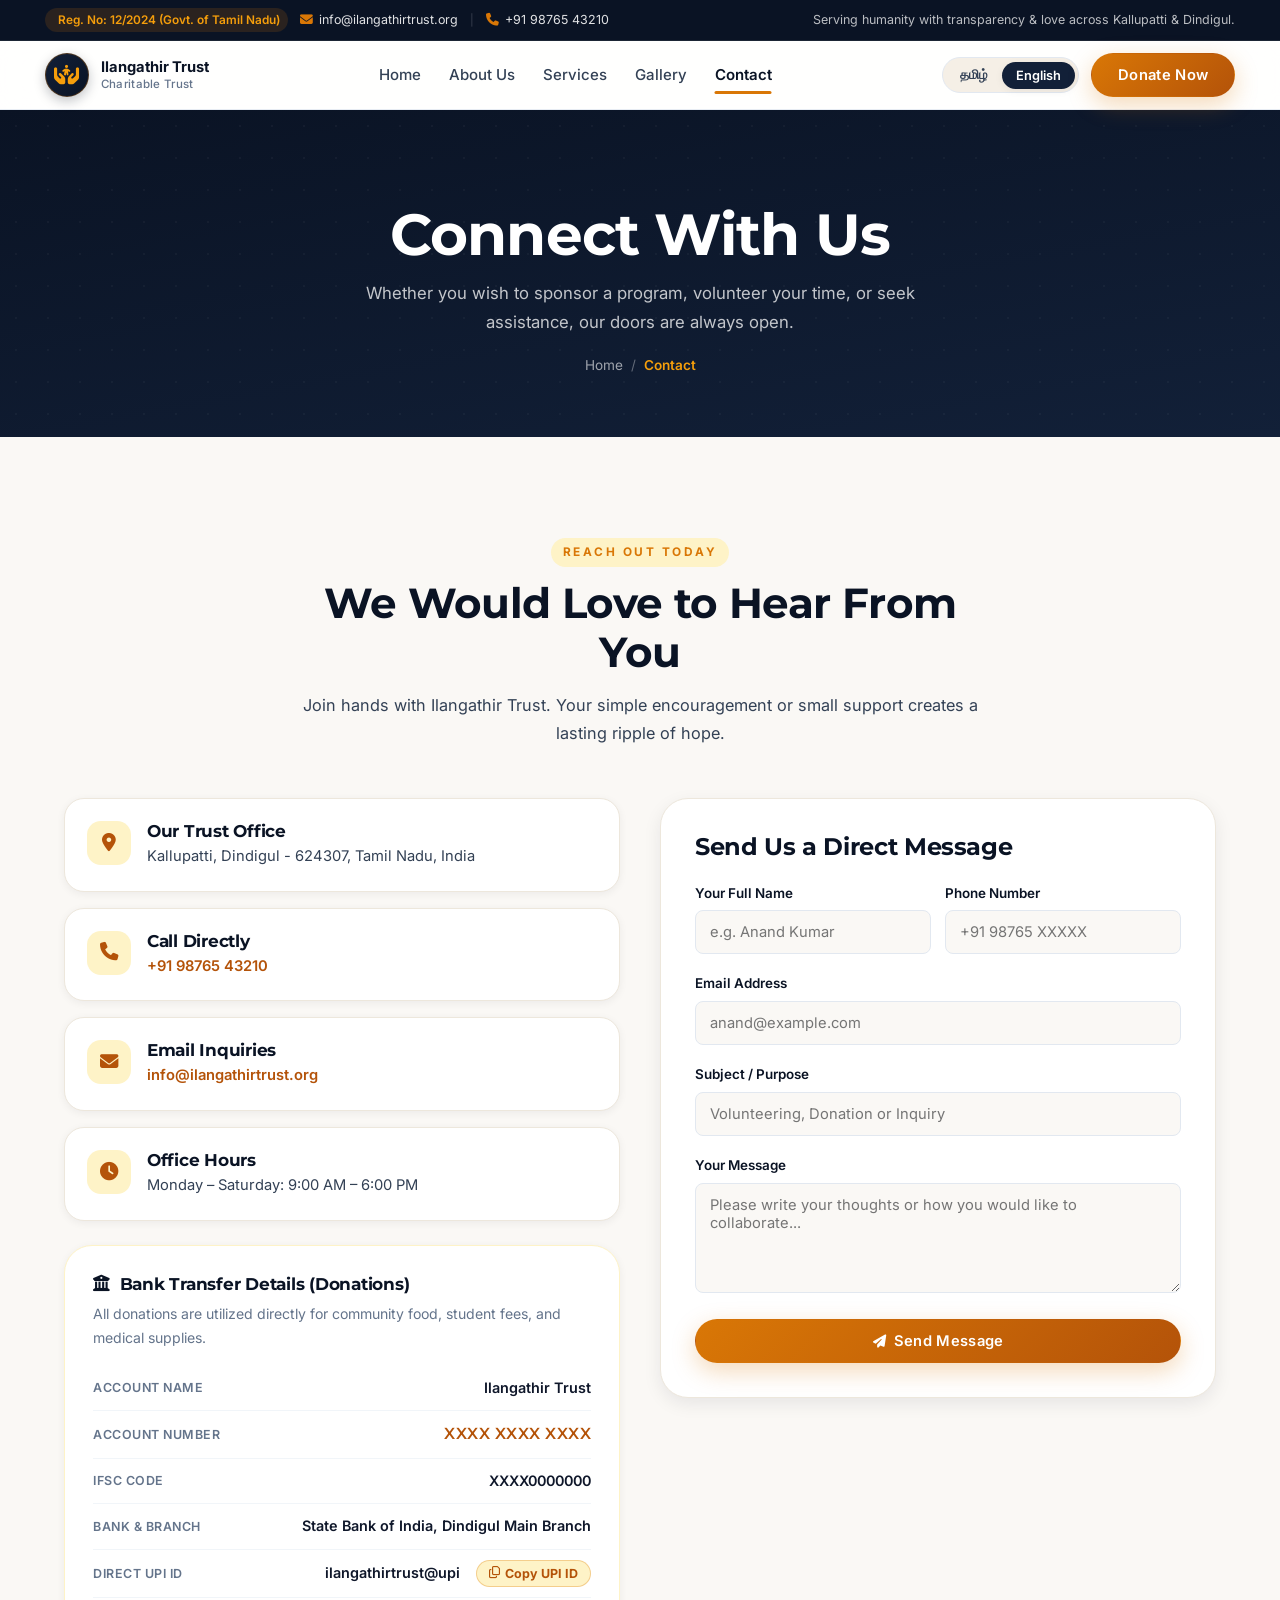
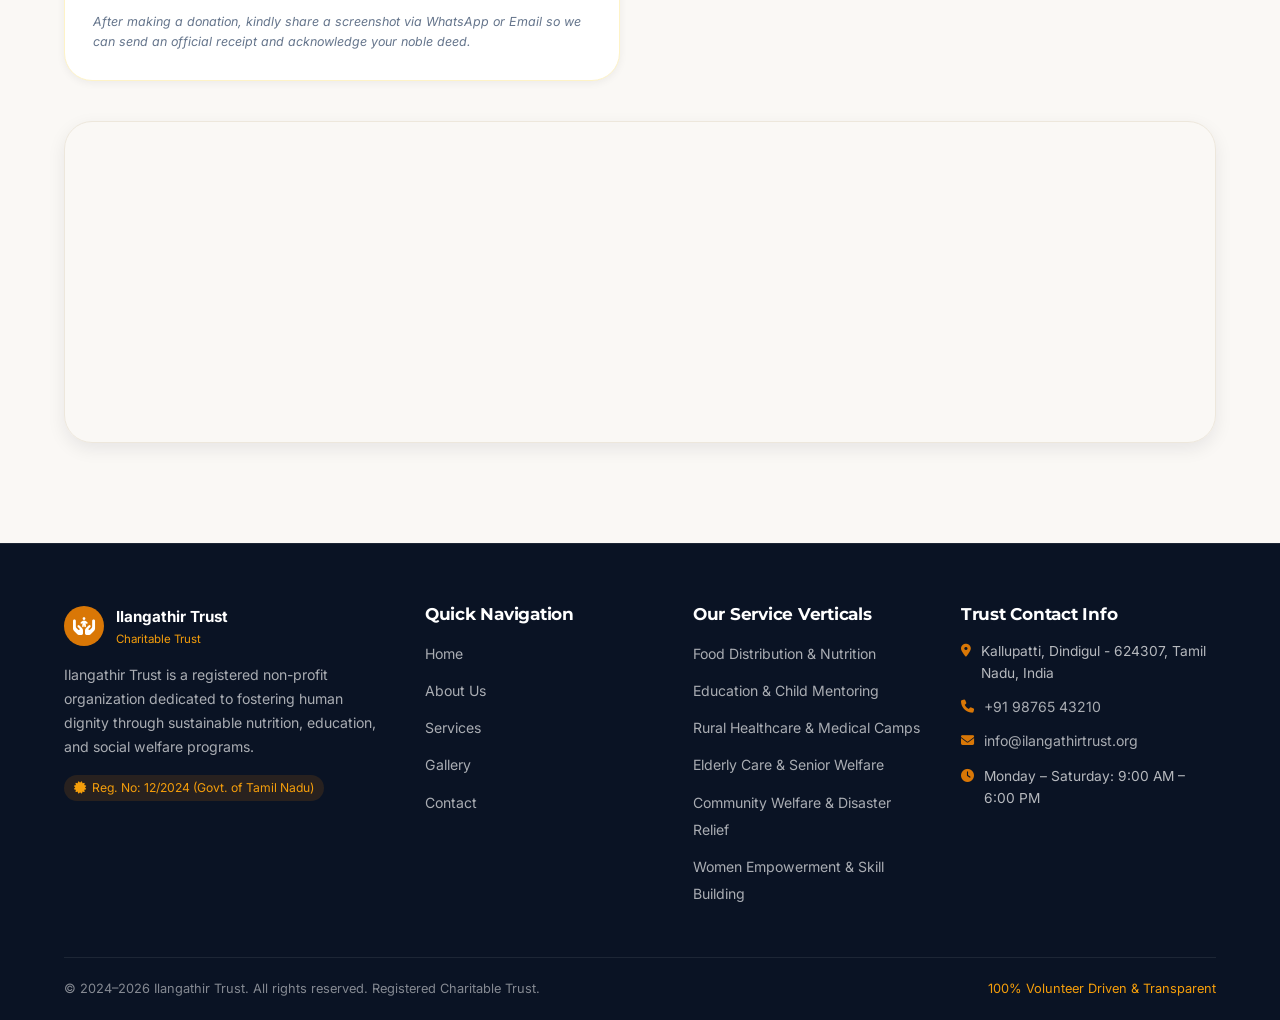
<file: contact.html>
<!DOCTYPE html>
<html lang="en" class="scroll-smooth">

<head>
    <meta charset="UTF-8">
    <meta name="viewport" content="width=device-width, initial-scale=1.0">
    <title>Contact Us — Ilangathir Trust | தொடர்பு — இளங்கதிர் அறக்கட்டளை</title>
    <meta name="theme-color" content="#1a2744">
    <meta name="description" content="Get in touch with Ilangathir Trust in Kallupatti, Dindigul for donations, volunteering, or inquiries.">
    <meta name="author" content="Ilangathir Trust">

    <meta property="og:type" content="website">
    <meta property="og:title" content="Contact Us — Ilangathir Trust">
    <meta property="og:description" content="Contact Ilangathir Trust in Kallupatti, Dindigul.">

    <link rel="icon" type="image/x-icon" href="assets/icons/icon.ico">
    <link rel="stylesheet" href="https://cdnjs.cloudflare.com/ajax/libs/font-awesome/6.5.1/css/all.min.css">
    <link rel="stylesheet" href="styles.css?v=1.3">
</head>

<body>
    <header id="site-header"></header>

    <main>
        <!-- ════════ PAGE BANNER ════════ -->
        <section class="page-banner" aria-label="Page banner">
            <div class="hero-pattern"></div>
            <div class="container">
                <h1 data-i18n="contact_page_title">Contact Us</h1>
                <p data-i18n="contact_page_desc">Reach out to us for volunteering, donations, or any inquiries.</p>
                <div class="breadcrumb">
                    <a href="index.html" data-i18n="nav_home">Home</a>
                    <span>/</span>
                    <span class="current" data-i18n="nav_contact">Contact</span>
                </div>
            </div>
        </section>

        <!-- ════════ CONTACT INFO & FORM ════════ -->
        <section class="section" aria-label="Contact Information">
            <div class="container">
                <div class="section-header reveal">
                    <span class="section-label" data-i18n="contact_label">GET IN TOUCH</span>
                    <h2 data-i18n="contact_title">Contact Us</h2>
                    <p data-i18n="contact_desc">Have questions or want to get involved? We'd love to hear from you.</p>
                </div>

                <div class="contact-grid">
                    <!-- Left: Info -->
                    <div class="contact-info reveal-left stagger">
                        <div class="contact-info-cards">
                            <div class="contact-card reveal">
                                <div class="contact-card-icon"><i class="fa-solid fa-location-dot"></i></div>
                                <div>
                                    <h4 data-i18n="contact_address_title">Our Address</h4>
                                    <p id="contactOfficeAddress" data-i18n="site_address">Kallupatti, Dindigul - 624307, Tamil Nadu, India</p>
                                </div>
                            </div>
                            
                            <div class="contact-card reveal">
                                <div class="contact-card-icon"><i class="fa-solid fa-phone"></i></div>
                                <div>
                                    <h4 data-i18n="contact_phone_title">Phone</h4>
                                    <p><a href="tel:+919876543210" id="contactPhonePrimary">+91 98765 43210</a></p>
                                </div>
                            </div>
                            
                            <div class="contact-card reveal">
                                <div class="contact-card-icon"><i class="fa-solid fa-envelope"></i></div>
                                <div>
                                    <h4 data-i18n="contact_email_title">Email</h4>
                                    <p><a href="mailto:info@ilangathirtrust.org" id="contactEmailLink">info@ilangathirtrust.org</a></p>
                                </div>
                            </div>
                            
                            <div class="contact-card reveal">
                                <div class="contact-card-icon"><i class="fa-solid fa-clock"></i></div>
                                <div>
                                    <h4 data-i18n="contact_hours_title">Working Hours</h4>
                                    <p id="contactOfficeHours" data-i18n="contact_hours_val">Monday – Saturday: 9:00 AM – 6:00 PM</p>
                                </div>
                            </div>
                        </div>

                        <!-- Bank Details for Donations -->
                        <div class="bank-details reveal">
                            <h4><i class="fa-solid fa-building-columns"></i> <span data-i18n="bank_title">Bank Details for Donations</span></h4>
                            <p class="bank-subtitle-text" data-i18n="bank_subtitle">All donations are utilized directly for community food, student fees, and medical supplies.</p>
                            
                            <div class="bank-field">
                                <span class="bank-field-label" data-i18n="bank_acc_name">Account Name</span>
                                <span class="bank-field-value" id="bankAccName">Ilangathir Trust</span>
                            </div>
                            <div class="bank-field">
                                <span class="bank-field-label" data-i18n="bank_acc_num">Account Number</span>
                                <span class="bank-field-value highlight-acc" id="bankAccNum">XXXX XXXX XXXX</span>
                            </div>
                            <div class="bank-field">
                                <span class="bank-field-label" data-i18n="bank_ifsc">IFSC Code</span>
                                <span class="bank-field-value" id="bankIfsc">XXXX0000000</span>
                            </div>
                            <div class="bank-field">
                                <span class="bank-field-label" data-i18n="bank_name_label">Bank & Branch</span>
                                <span class="bank-field-value" id="bankBranch">State Bank of India, Dindigul Main Branch</span>
                            </div>
                            <div class="bank-field">
                                <span class="bank-field-label" data-i18n="bank_upi_id">Direct UPI ID</span>
                                <div class="upi-val-group">
                                    <span class="bank-field-value" id="contactUpiId">ilangathirtrust@upi</span>
                                    <button type="button" class="btn-copy-upi" onclick="copyUPI()" aria-label="Copy UPI ID">
                                        <i class="fa-regular fa-copy"></i> <span data-i18n="btn_copy_upi">Copy UPI ID</span>
                                    </button>
                                </div>
                            </div>
                            <p class="modal-note mt-40" style="margin-top:14px; text-align:left;" data-i18n="bank_note">After making a donation, kindly share a screenshot via WhatsApp or Email so we can send an official receipt.</p>
                        </div>
                    </div>

                    <!-- Right: Form -->
                    <div class="contact-form reveal-right">
                        <h3 data-i18n="form_title">Send a Message</h3>
                        <form id="contactForm" onsubmit="event.preventDefault(); showToast(t('form_success')); this.reset();">
                            <div class="form-row">
                                <div class="form-group">
                                    <label for="name" data-i18n="form_name">Your Name</label>
                                    <input type="text" id="name" required data-i18n-ph="form_name_ph" placeholder="e.g. Anand Kumar">
                                </div>
                                <div class="form-group">
                                    <label for="phone" data-i18n="form_phone">Phone Number</label>
                                    <input type="tel" id="phone" required data-i18n-ph="form_phone_ph" placeholder="+91 98765 XXXXX">
                                </div>
                            </div>
                            <div class="form-group">
                                <label for="email" data-i18n="form_email">Your Email</label>
                                <input type="email" id="email" data-i18n-ph="form_email_ph" placeholder="anand@example.com">
                            </div>
                            <div class="form-group">
                                <label for="subject" data-i18n="form_subject">Subject</label>
                                <input type="text" id="subject" required data-i18n-ph="form_subject_ph" placeholder="Volunteering, Donation or Inquiry">
                            </div>
                            <div class="form-group">
                                <label for="message" data-i18n="form_message">Your Message</label>
                                <textarea id="message" required data-i18n-ph="form_message_ph" placeholder="Please write your thoughts or how you would like to collaborate..."></textarea>
                            </div>
                            <button type="submit" class="btn btn-amber btn-full">
                                <i class="fa-solid fa-paper-plane"></i> <span data-i18n="form_submit">Send Message</span>
                            </button>
                        </form>
                    </div>
                </div>

                <!-- Google Maps -->
                <div class="map-wrapper reveal mt-40">
                    <iframe src="https://www.google.com/maps/embed?pb=!1m18!1m12!1m3!1d125585.55627236528!2d77.89311634954497!3d10.366710777598687!2m3!1f0!2f0!3f0!3m2!1i1024!2i768!4f13.1!3m3!1m2!1s0x3b00ab43e74c8bc3%3A0x7d0ea3efd62b9a1a!2sDindigul%2C%20Tamil%20Nadu!5e0!3m2!1sen!2sin!4v1709289291104!5m2!1sen!2sin" title="Ilangathir Trust Location Map" allowfullscreen="" loading="lazy" referrerpolicy="no-referrer-when-downgrade"></iframe>
                </div>
            </div>
        </section>
    </main>

    <footer id="site-footer" class="footer"></footer>

    <!-- Scripts -->
    <script src="config.js"></script>
    <script src="shared.js"></script>
    <script>
        document.addEventListener('DOMContentLoaded', () => {
            initSite('contact');

            // Populate contact page elements from config
            if (typeof CONFIG !== 'undefined') {
                const phoneEl = document.getElementById('contactPhonePrimary');
                if (phoneEl && CONFIG.phones && CONFIG.phones.primary) {
                    phoneEl.textContent = CONFIG.phones.primary;
                    phoneEl.href = 'tel:' + CONFIG.phones.primary.replace(/\s/g, '');
                }
                const emailEl = document.getElementById('contactEmailLink');
                if (emailEl && CONFIG.email) {
                    emailEl.textContent = CONFIG.email;
                    emailEl.href = 'mailto:' + CONFIG.email;
                }
                if (CONFIG.bankDetails) {
                    const accName = document.getElementById('bankAccName');
                    if (accName) accName.textContent = CONFIG.bankDetails.accountName;
                    const accNum = document.getElementById('bankAccNum');
                    if (accNum) accNum.textContent = CONFIG.bankDetails.accountNumber;
                    const ifsc = document.getElementById('bankIfsc');
                    if (ifsc) ifsc.textContent = CONFIG.bankDetails.ifscCode;
                    const branch = document.getElementById('bankBranch');
                    if (branch) branch.textContent = CONFIG.bankDetails.bankName + (CONFIG.bankDetails.branch ? ', ' + CONFIG.bankDetails.branch : '');
                    const upi = document.getElementById('contactUpiId');
                    if (upi) upi.textContent = CONFIG.bankDetails.upiId || '';
                }
            }
        });
    </script>
</body>

</html>
</file>
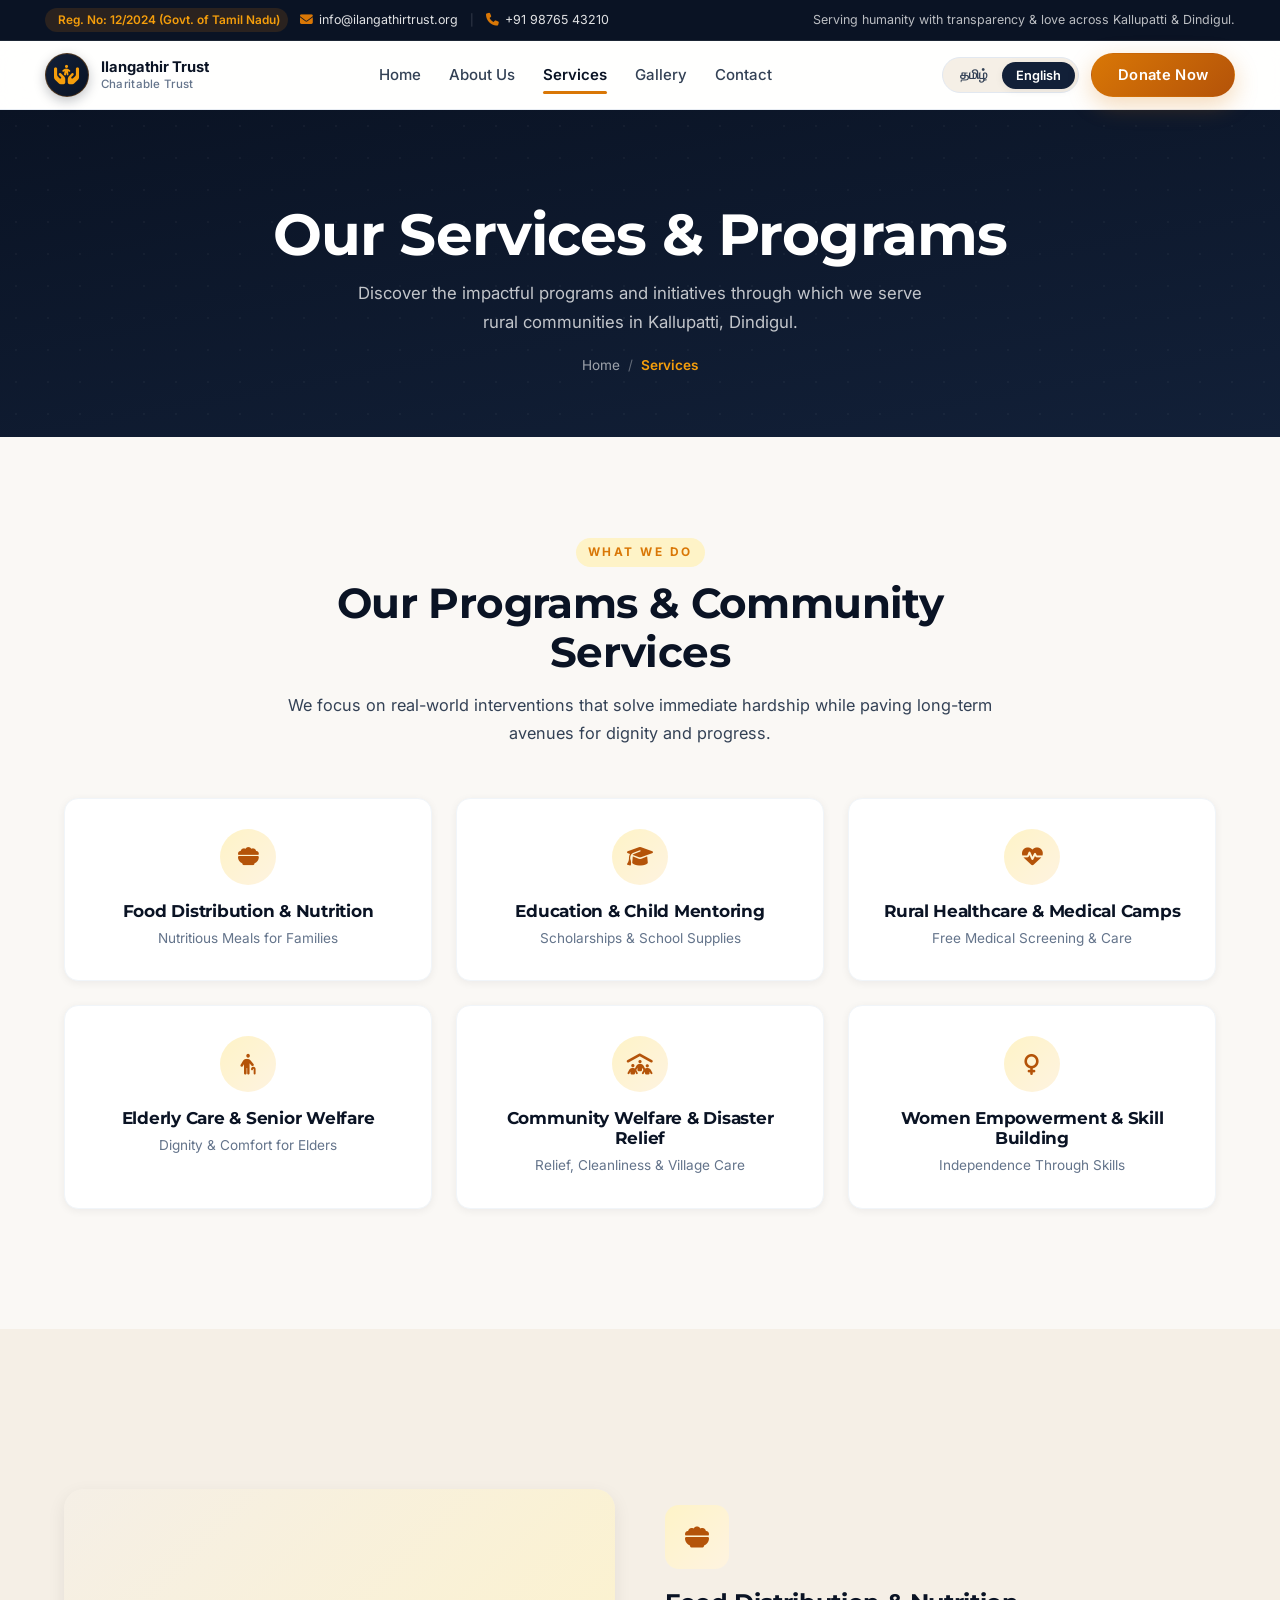
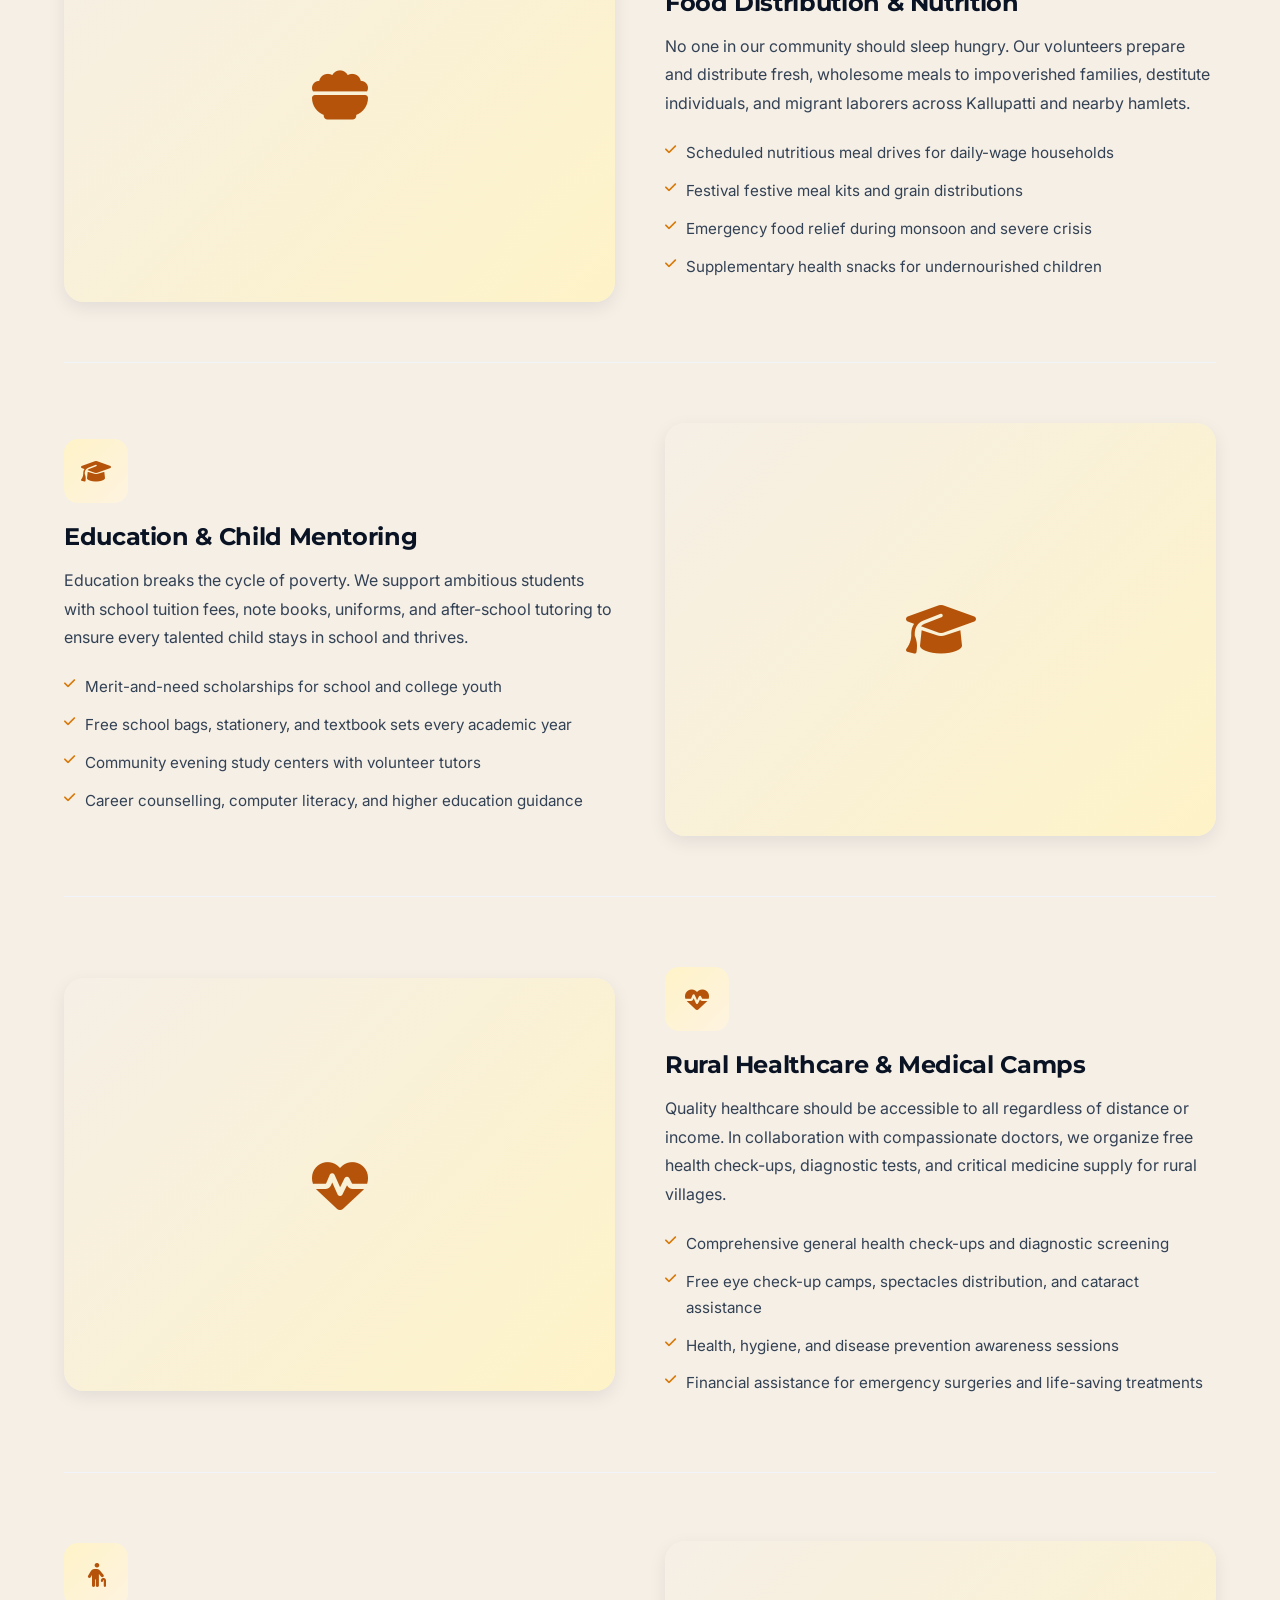
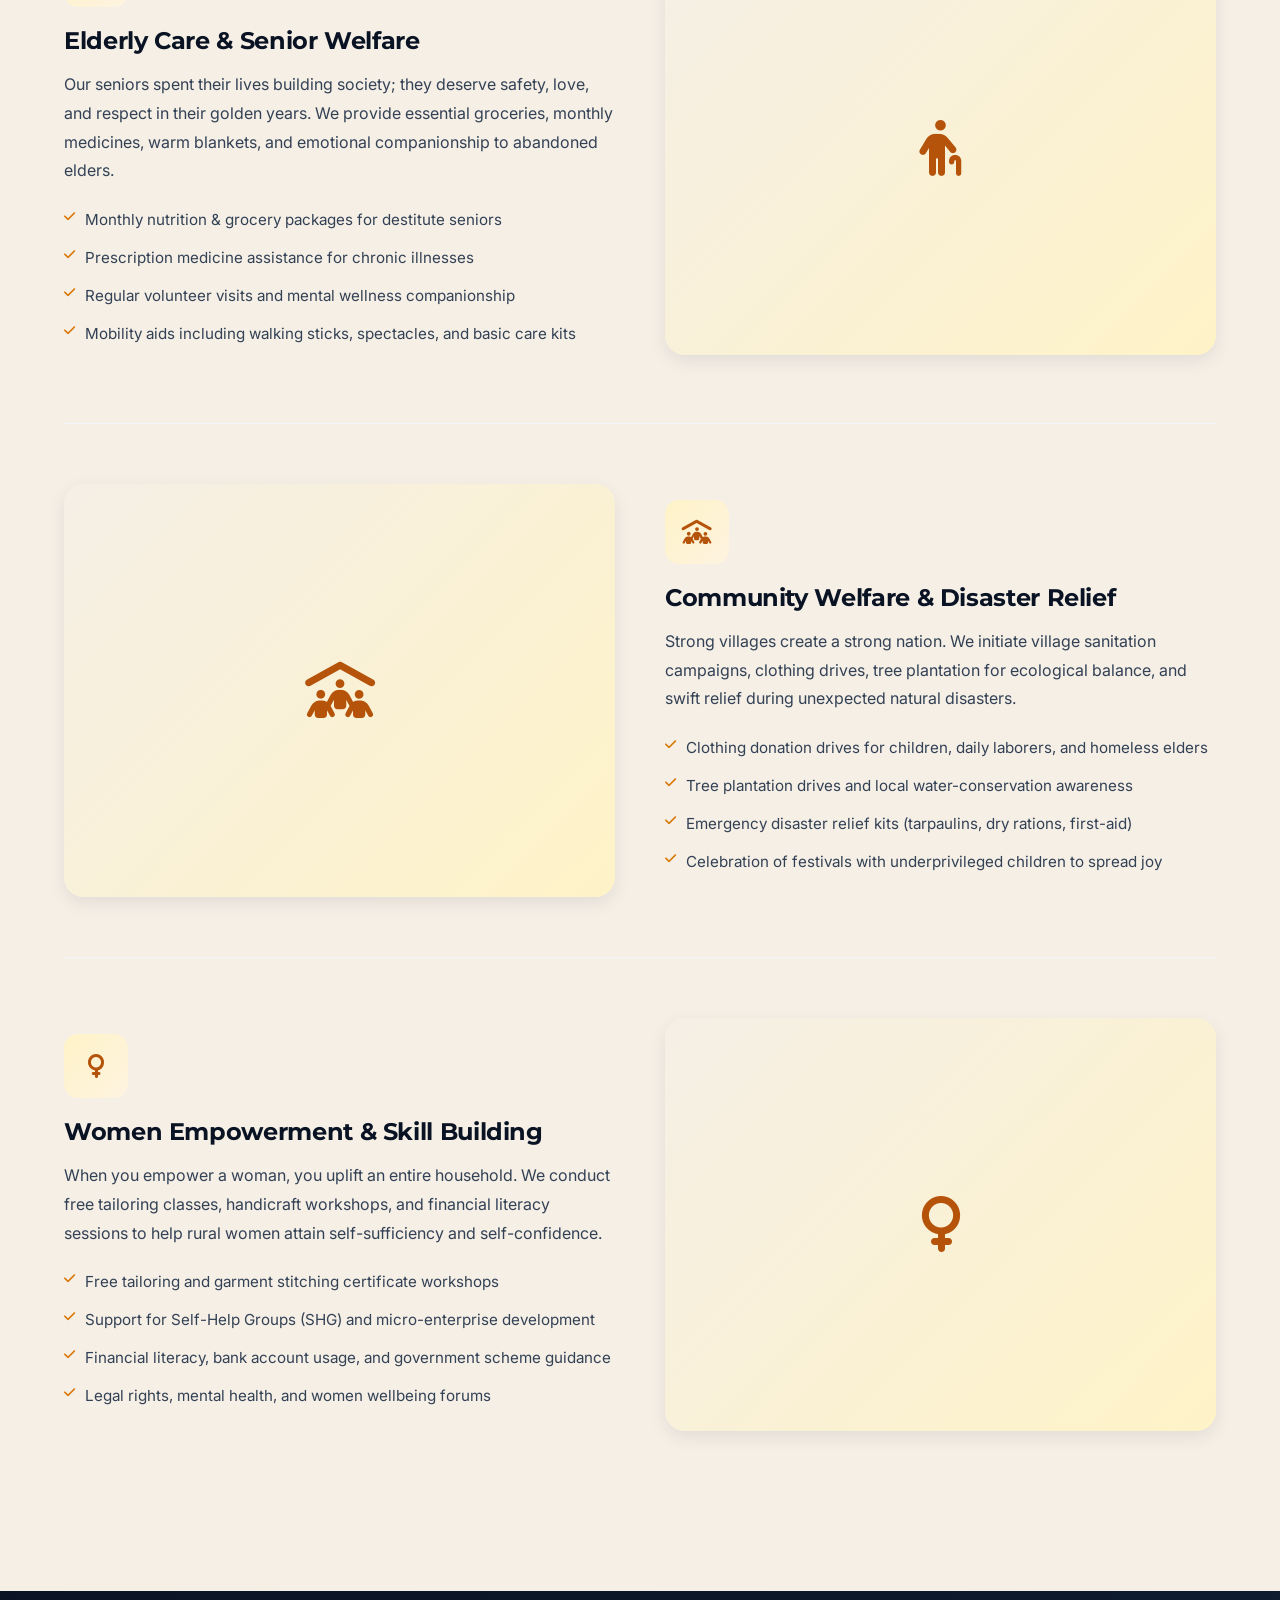
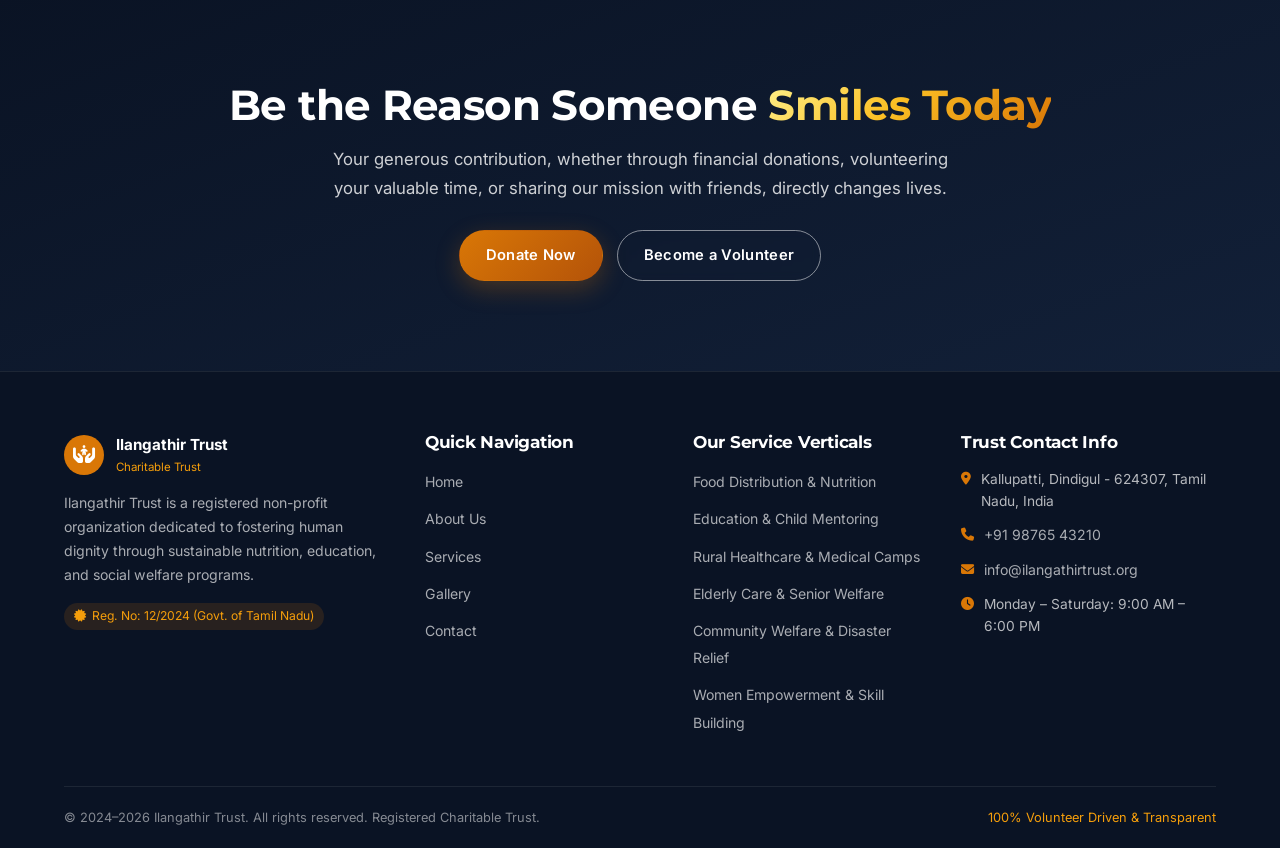
<file: services.html>
<!DOCTYPE html>
<html lang="en" class="scroll-smooth">

<head>
    <meta charset="UTF-8">
    <meta name="viewport" content="width=device-width, initial-scale=1.0">
    <title>Our Services — Ilangathir Trust | எங்கள் சேவைகள் — இளங்கதிர் அறக்கட்டளை</title>
    <meta name="theme-color" content="#1a2744">
    <meta name="description"
        content="Explore the charitable services of Ilangathir Trust — food distribution, education support, health camps, elderly care, community welfare, and women empowerment in Kallupatti, Dindigul.">
    <meta name="author" content="Ilangathir Trust">

    <meta property="og:type" content="website">
    <meta property="og:title" content="Our Services — Ilangathir Trust">
    <meta property="og:description"
        content="Discover the programs and services through which Ilangathir Trust serves communities in Kallupatti, Dindigul.">

    <link rel="icon" type="image/x-icon" href="assets/icons/icon.ico">
    <link rel="stylesheet" href="https://cdnjs.cloudflare.com/ajax/libs/font-awesome/6.5.1/css/all.min.css">
    <link rel="stylesheet" href="styles.css?v=1.3">

    <style>
        /* Services page specific */
        .service-detail {
            display: grid;
            grid-template-columns: 1fr 1fr;
            gap: 50px;
            align-items: center;
            padding: 60px 0;
            border-bottom: 1px solid var(--border-light);
        }

        .service-detail:last-child {
            border-bottom: none;
        }

        .service-detail:nth-child(even) {
            direction: rtl;
        }

        .service-detail:nth-child(even)>* {
            direction: ltr;
        }

        .service-detail-img {
            border-radius: var(--radius-lg);
            overflow: hidden;
            box-shadow: var(--shadow-md);
        }

        .service-detail-img .placeholder-img {
            width: 100%;
            aspect-ratio: 4/3;
            background: linear-gradient(135deg, var(--cream) 0%, var(--amber-soft) 100%);
            display: flex;
            align-items: center;
            justify-content: center;
            font-size: 3.5rem;
            color: var(--amber-deep);
        }

        .service-detail-content {
            padding: 10px 0;
        }

        .service-detail-content .service-icon-badge {
            width: 64px;
            height: 64px;
            border-radius: var(--radius-md);
            background: linear-gradient(135deg, var(--amber-soft), #fef3e0);
            display: flex;
            align-items: center;
            justify-content: center;
            color: var(--amber-deep);
            font-size: 1.5rem;
            margin-bottom: 20px;
        }

        .service-detail-content h3 {
            font-size: clamp(1.4rem, 2.5vw, 1.8rem);
            color: var(--navy-deep);
            margin-bottom: 14px;
        }

        .service-detail-content p {
            font-size: 1rem;
            line-height: 1.8;
            color: var(--slate);
            margin-bottom: 12px;
        }

        .service-detail-content ul {
            list-style: none;
            margin-top: 16px;
        }

        .service-detail-content ul li {
            padding: 6px 0;
            color: var(--slate);
            font-size: 0.95rem;
            display: flex;
            align-items: flex-start;
            gap: 10px;
        }

        .service-detail-content ul li i {
            color: var(--amber);
            margin-top: 4px;
            font-size: 0.8rem;
        }

        /* Overview cards at top */
        .service-overview-grid {
            display: grid;
            grid-template-columns: repeat(3, 1fr);
            gap: 24px;
            margin-bottom: 20px;
        }

        .service-overview-card {
            background: #fff;
            border-radius: var(--radius-md);
            padding: 30px 24px;
            text-align: center;
            box-shadow: var(--shadow-sm);
            border: 1px solid var(--border-light);
            transition: var(--transition);
            cursor: default;
        }

        .service-overview-card:hover {
            transform: translateY(-4px);
            box-shadow: var(--shadow-md);
            border-color: var(--amber-soft);
        }

        .service-overview-card .soc-icon {
            width: 56px;
            height: 56px;
            border-radius: 50%;
            background: linear-gradient(135deg, var(--amber-soft), #fef3e0);
            display: flex;
            align-items: center;
            justify-content: center;
            color: var(--amber-deep);
            font-size: 1.3rem;
            margin: 0 auto 16px;
            transition: var(--transition);
        }

        .service-overview-card:hover .soc-icon {
            background: linear-gradient(135deg, var(--amber), var(--amber-deep));
            color: #fff;
        }

        .service-overview-card h4 {
            color: var(--navy-deep);
            margin-bottom: 6px;
        }

        .service-overview-card p {
            font-size: 0.85rem;
            color: var(--slate-light);
        }

        @media (max-width: 1024px) {
            .service-detail {
                grid-template-columns: 1fr;
                gap: 30px;
            }

            .service-detail:nth-child(even) {
                direction: ltr;
            }

            .service-overview-grid {
                grid-template-columns: repeat(2, 1fr);
            }
        }

        @media (max-width: 640px) {
            .service-overview-grid {
                grid-template-columns: 1fr;
            }
        }

        @media (max-width: 480px) {
            .service-detail {
                padding: 30px 0;
                gap: 20px;
            }
            .service-detail-content h3 {
                font-size: 1.25rem;
            }
            .service-overview-card {
                padding: 20px 14px;
            }
        }

        @media (max-width: 320px) {
            .service-detail {
                padding: 20px 0;
                gap: 14px;
            }
            .service-detail-content .service-icon-badge {
                width: 46px;
                height: 46px;
                font-size: 1.15rem;
                margin-bottom: 10px;
            }
            .service-detail-content h3 {
                font-size: 1.12rem;
            }
            .service-detail-content ul li {
                font-size: 0.86rem;
                gap: 8px;
            }
            .service-overview-card {
                padding: 16px 10px;
            }
        }
    </style>
</head>

<body>
    <header id="site-header"></header>

    <main>
        <!-- ════════ PAGE BANNER ════════ -->
        <section class="page-banner" aria-label="Page banner">
            <div class="hero-pattern"></div>
            <div class="container">
                <h1 data-i18n="services_page_title">Our Services</h1>
                <p data-i18n="services_page_desc">Discover the programs and initiatives through which we serve our
                    community.</p>
                <div class="breadcrumb">
                    <a href="index.html" data-i18n="nav_home">Home</a>
                    <span>/</span>
                    <span class="current" data-i18n="nav_services">Services</span>
                </div>
            </div>
        </section>

        <!-- ════════ SERVICE OVERVIEW ════════ -->
        <section class="section" aria-label="Service overview">
            <div class="container">
                <div class="section-header reveal">
                    <span class="section-label" data-i18n="services_label">WHAT WE DO</span>
                    <h2 data-i18n="services_title">Our Programs & Services</h2>
                    <p data-i18n="services_desc">We operate across multiple verticals to provide holistic support to
                        communities in need.</p>
                </div>

                <div class="service-overview-grid stagger">
                    <div class="service-overview-card reveal">
                        <div class="soc-icon"><i class="fa-solid fa-bowl-food"></i></div>
                        <h4 data-i18n="svc_food_title">Food Distribution</h4>
                        <p data-i18n="svc_food_sub">Nutritious meals for families</p>
                    </div>
                    <div class="service-overview-card reveal">
                        <div class="soc-icon"><i class="fa-solid fa-graduation-cap"></i></div>
                        <h4 data-i18n="svc_edu_title">Education Support</h4>
                        <p data-i18n="svc_edu_sub">Scholarships & mentoring</p>
                    </div>
                    <div class="service-overview-card reveal">
                        <div class="soc-icon"><i class="fa-solid fa-heart-pulse"></i></div>
                        <h4 data-i18n="svc_health_title">Health Camps</h4>
                        <p data-i18n="svc_health_sub">Free medical check-ups</p>
                    </div>
                    <div class="service-overview-card reveal">
                        <div class="soc-icon"><i class="fa-solid fa-person-cane"></i></div>
                        <h4 data-i18n="svc_elderly_title">Elderly Care</h4>
                        <p data-i18n="svc_elderly_sub">Senior citizen support</p>
                    </div>
                    <div class="service-overview-card reveal">
                        <div class="soc-icon"><i class="fa-solid fa-people-roof"></i></div>
                        <h4 data-i18n="svc_welfare_title">Community Welfare</h4>
                        <p data-i18n="svc_welfare_sub">Relief & development</p>
                    </div>
                    <div class="service-overview-card reveal">
                        <div class="soc-icon"><i class="fa-solid fa-venus"></i></div>
                        <h4 data-i18n="svc_women_title">Women Empowerment</h4>
                        <p data-i18n="svc_women_sub">Skills & financial literacy</p>
                    </div>
                </div>
            </div>
        </section>

        <!-- ════════ DETAILED SERVICES ════════ -->
        <section class="section-alt" aria-label="Detailed services">
            <div class="container">
                <!-- Food Distribution -->
                <div class="service-detail">
                    <div class="service-detail-img reveal-left">
                        <div class="placeholder-img"><i class="fa-solid fa-bowl-food"></i></div>
                    </div>
                    <div class="service-detail-content reveal-right">
                        <div class="service-icon-badge"><i class="fa-solid fa-bowl-food"></i></div>
                        <h3 data-i18n="svc_food_title">Food Distribution</h3>
                        <p data-i18n="svc_food_desc">Regular meal distribution programs ensuring no one in our community goes hungry. We provide nutritious meals to underprivileged families and individuals.</p>
                        <ul>
                            <li><i class="fa-solid fa-check"></i> <span data-i18n="svc_food_item1">Daily meal distribution to needy families</span></li>
                            <li><i class="fa-solid fa-check"></i> <span data-i18n="svc_food_item2">Festival special meals & sweet distribution</span></li>
                            <li><i class="fa-solid fa-check"></i> <span data-i18n="svc_food_item3">Emergency food supply during natural disasters</span></li>
                            <li><i class="fa-solid fa-check"></i> <span data-i18n="svc_food_item4">Nutritional support for malnourished children</span></li>
                        </ul>
                    </div>
                </div>

                <!-- Education Support -->
                <div class="service-detail">
                    <div class="service-detail-img reveal-left">
                        <div class="placeholder-img"><i class="fa-solid fa-graduation-cap"></i></div>
                    </div>
                    <div class="service-detail-content reveal-right">
                        <div class="service-icon-badge"><i class="fa-solid fa-graduation-cap"></i></div>
                        <h3 data-i18n="svc_edu_title">Education Support</h3>
                        <p data-i18n="svc_edu_desc">Scholarships, school supplies, and educational mentoring for underprivileged children. Empowering the next generation through knowledge.</p>
                        <ul>
                            <li><i class="fa-solid fa-check"></i> <span data-i18n="svc_edu_item1">Scholarships for deserving students</span></li>
                            <li><i class="fa-solid fa-check"></i> <span data-i18n="svc_edu_item2">Free school supplies & uniforms</span></li>
                            <li><i class="fa-solid fa-check"></i> <span data-i18n="svc_edu_item3">After-school tutoring programs</span></li>
                            <li><i class="fa-solid fa-check"></i> <span data-i18n="svc_edu_item4">Career guidance & mentorship</span></li>
                        </ul>
                    </div>
                </div>

                <!-- Health Camps -->
                <div class="service-detail">
                    <div class="service-detail-img reveal-left">
                        <div class="placeholder-img"><i class="fa-solid fa-heart-pulse"></i></div>
                    </div>
                    <div class="service-detail-content reveal-right">
                        <div class="service-icon-badge"><i class="fa-solid fa-heart-pulse"></i></div>
                        <h3 data-i18n="svc_health_title">Health Camps</h3>
                        <p data-i18n="svc_health_desc">Free medical check-ups, health awareness programs, and assistance for critical treatments in rural communities.</p>
                        <ul>
                            <li><i class="fa-solid fa-check"></i> <span data-i18n="svc_health_item1">Free general health check-ups</span></li>
                            <li><i class="fa-solid fa-check"></i> <span data-i18n="svc_health_item2">Eye & dental screening camps</span></li>
                            <li><i class="fa-solid fa-check"></i> <span data-i18n="svc_health_item3">Health awareness workshops</span></li>
                            <li><i class="fa-solid fa-check"></i> <span data-i18n="svc_health_item4">Medical assistance for critical patients</span></li>
                        </ul>
                    </div>
                </div>

                <!-- Elderly Care -->
                <div class="service-detail">
                    <div class="service-detail-img reveal-left">
                        <div class="placeholder-img"><i class="fa-solid fa-person-cane"></i></div>
                    </div>
                    <div class="service-detail-content reveal-right">
                        <div class="service-icon-badge"><i class="fa-solid fa-person-cane"></i></div>
                        <h3 data-i18n="svc_elderly_title">Elderly Care</h3>
                        <p data-i18n="svc_elderly_desc">Support and care for senior citizens who lack family support, ensuring they live with dignity and comfort.</p>
                        <ul>
                            <li><i class="fa-solid fa-check"></i> <span data-i18n="svc_elderly_item1">Regular visits to elderly in need</span></li>
                            <li><i class="fa-solid fa-check"></i> <span data-i18n="svc_elderly_item2">Essential supplies & medicine</span></li>
                            <li><i class="fa-solid fa-check"></i> <span data-i18n="svc_elderly_item3">Companionship & emotional support</span></li>
                            <li><i class="fa-solid fa-check"></i> <span data-i18n="svc_elderly_item4">Assistance with daily necessities</span></li>
                        </ul>
                    </div>
                </div>

                <!-- Community Welfare -->
                <div class="service-detail">
                    <div class="service-detail-img reveal-left">
                        <div class="placeholder-img"><i class="fa-solid fa-people-roof"></i></div>
                    </div>
                    <div class="service-detail-content reveal-right">
                        <div class="service-icon-badge"><i class="fa-solid fa-people-roof"></i></div>
                        <h3 data-i18n="svc_welfare_title">Community Welfare</h3>
                        <p data-i18n="svc_welfare_desc">Clothing drives, emergency relief, festival celebrations, and community development initiatives for a stronger society.</p>
                        <ul>
                            <li><i class="fa-solid fa-check"></i> <span data-i18n="svc_welfare_item1">Clothing distribution drives</span></li>
                            <li><i class="fa-solid fa-check"></i> <span data-i18n="svc_welfare_item2">Emergency disaster relief</span></li>
                            <li><i class="fa-solid fa-check"></i> <span data-i18n="svc_welfare_item3">Community clean-up events</span></li>
                            <li><i class="fa-solid fa-check"></i> <span data-i18n="svc_welfare_item4">Festival celebrations for underprivileged</span></li>
                        </ul>
                    </div>
                </div>

                <!-- Women Empowerment -->
                <div class="service-detail">
                    <div class="service-detail-img reveal-left">
                        <div class="placeholder-img"><i class="fa-solid fa-venus"></i></div>
                    </div>
                    <div class="service-detail-content reveal-right">
                        <div class="service-icon-badge"><i class="fa-solid fa-venus"></i></div>
                        <h3 data-i18n="svc_women_title">Women Empowerment</h3>
                        <p data-i18n="svc_women_desc">Skill development, self-help group support, and financial literacy programs for women to achieve independence.</p>
                        <ul>
                            <li><i class="fa-solid fa-check"></i> <span data-i18n="svc_women_item1">Vocational training programs</span></li>
                            <li><i class="fa-solid fa-check"></i> <span data-i18n="svc_women_item2">Self-help group formation</span></li>
                            <li><i class="fa-solid fa-check"></i> <span data-i18n="svc_women_item3">Financial literacy workshops</span></li>
                            <li><i class="fa-solid fa-check"></i> <span data-i18n="svc_women_item4">Micro-enterprise support</span></li>
                        </ul>
                    </div>
                </div>
            </div>
        </section>

        <!-- ════════ CTA ════════ -->
        <section class="cta-section" aria-label="Call to action">
            <div class="container">
                <h2 class="reveal" data-i18n="cta_title" data-i18n-html>Join Us in Making a Difference</h2>
                <p class="reveal" data-i18n="cta_desc">Every contribution helps us create lasting positive change in our community.</p>
                <div class="cta-actions reveal">
                    <a href="contact.html" class="btn btn-amber" data-i18n="btn_donate">Donate Now</a>
                    <a href="contact.html" class="btn btn-outline" data-i18n="btn_volunteer_now">Become a Volunteer</a>
                </div>
            </div>
        </section>
    </main>

    <footer id="site-footer" class="footer"></footer>

    <!-- Scripts -->
    <script src="config.js"></script>
    <script src="shared.js"></script>
    <script>
        document.addEventListener('DOMContentLoaded', () => {
            initSite('services');
        });
    </script>
</body>

</html>
</file>
<file: styles.css>
/* ============================================================
   ILANGATHIR TRUST — Design System & Stylesheet
   Premium Charitable Trust Web Experience
   Bilingual Layouts (Tamil & English), Ultra-Responsive (down to 300px),
   Modern Glassmorphism & High-Contrast Typography
   ============================================================ */

/* ---------- Google Fonts ---------- */
@import url('https://fonts.googleapis.com/css2?family=Inter:wght@300;400;500;600;700;800&family=Montserrat:wght@400;500;600;700;800;900&family=Noto+Serif+Tamil:wght@400;600;700;900&family=Noto+Sans+Tamil:wght@400;500;600;700;800&family=Outfit:wght@400;500;600;700;800&display=swap');

/* ---------- Design Tokens ---------- */
:root {
    /* Brand Colors */
    --navy-deep: #0a1324;
    --navy: #122038;
    --navy-light: #1e3357;
    --navy-surface: #182844;
    
    /* Warm Saffron & Gold Accents */
    --amber: #d97706;
    --amber-light: #f59e0b;
    --amber-soft: #fef3c7;
    --amber-pale: #fffbeb;
    --amber-deep: #b45309;
    --amber-glow: rgba(217, 119, 6, 0.22);
    
    /* Life & Hope Emerald Accent */
    --emerald: #059669;
    --emerald-light: #10b981;
    --emerald-soft: #d1fae5;

    /* Neutrals & Surfaces */
    --ivory: #faf8f5;
    --warm-white: #ffffff;
    --cream: #f5efe6;
    --cream-dark: #ede5d8;
    --slate: #334155;
    --slate-light: #64748b;
    --slate-faint: #94a3b8;
    --ink: #0f172a;
    --border: #e2e8f0;
    --border-light: #f1f5f9;
    --border-warm: #ede7dc;

    /* Glassmorphic values */
    --glass-bg: rgba(255, 255, 255, 0.88);
    --glass-border: rgba(255, 255, 255, 0.4);
    --glass-dark-bg: rgba(10, 19, 36, 0.88);
    --glass-dark-border: rgba(255, 255, 255, 0.08);

    /* Shadows */
    --shadow-xs: 0 1px 2px rgba(10, 19, 36, 0.05);
    --shadow-sm: 0 2px 8px rgba(10, 19, 36, 0.06);
    --shadow-md: 0 6px 18px rgba(10, 19, 36, 0.08);
    --shadow-lg: 0 12px 32px rgba(10, 19, 36, 0.1);
    --shadow-xl: 0 20px 48px rgba(10, 19, 36, 0.14);
    --shadow-amber: 0 8px 24px rgba(217, 119, 6, 0.28);
    --shadow-glow: 0 0 30px rgba(217, 119, 6, 0.2);

    /* Radii */
    --radius-xs: 4px;
    --radius-sm: 8px;
    --radius-md: 14px;
    --radius-lg: 20px;
    --radius-xl: 28px;
    --radius-full: 9999px;

    /* Transitions */
    --ease: cubic-bezier(0.25, 0.46, 0.45, 0.94);
    --ease-out: cubic-bezier(0.16, 1, 0.3, 1);
    --transition: all 0.3s cubic-bezier(0.25, 0.46, 0.45, 0.94);
    --transition-fast: all 0.18s ease;

    /* Layout Constraints */
    --container-max: 1200px;
    --container-wide: 1360px;
    --section-padding: clamp(50px, 8vw, 100px);
}

/* ---------- Global Reset & Safety ---------- */
*,
*::before,
*::after {
    box-sizing: border-box;
    margin: 0;
    padding: 0;
}

html {
    scroll-behavior: smooth;
    width: 100%;
    max-width: 100vw;
    overflow-x: hidden;
    background: var(--ivory);
    -webkit-text-size-adjust: 100%;
}

body {
    background: var(--ivory);
    color: var(--ink);
    width: 100%;
    max-width: 100vw;
    overflow-x: hidden;
    -webkit-font-smoothing: antialiased;
    -moz-osx-font-smoothing: grayscale;
    min-height: 100vh;
    display: flex;
    flex-direction: column;
}

main {
    flex: 1;
    width: 100%;
    overflow-x: hidden;
}

img, video, iframe {
    max-width: 100%;
    height: auto;
    display: block;
}

a {
    color: inherit;
    text-decoration: none;
    transition: var(--transition-fast);
}

button {
    font-family: inherit;
    cursor: pointer;
    border: none;
    background: none;
}

/* Custom Scrollbar */
::-webkit-scrollbar {
    width: 7px;
    height: 7px;
}
::-webkit-scrollbar-track {
    background: var(--ivory);
}
::-webkit-scrollbar-thumb {
    background: rgba(217, 119, 6, 0.4);
    border-radius: var(--radius-full);
}
::-webkit-scrollbar-thumb:hover {
    background: var(--amber);
}

/* ============================================================
   BILINGUAL ENGINE — Language-Specific Sizing & Typography
   Addresses user requirement: separate rules for Tamil and English
   ============================================================ */

/* Default / English Typography */
html[lang="en"] body {
    font-family: 'Inter', system-ui, -apple-system, sans-serif;
    font-size: 1rem;
    line-height: 1.7;
}

html[lang="en"] h1,
html[lang="en"] h2,
html[lang="en"] h3,
html[lang="en"] h4 {
    font-family: 'Montserrat', 'Inter', sans-serif;
    letter-spacing: -0.015em;
    line-height: 1.2;
}

html[lang="en"] h1 { font-size: clamp(2.2rem, 5.2vw, 3.6rem); }
html[lang="en"] h2 { font-size: clamp(1.8rem, 3.8vw, 2.6rem); }
html[lang="en"] h3 { font-size: clamp(1.2rem, 2.2vw, 1.5rem); }
html[lang="en"] h4 { font-size: 1.05rem; }

html[lang="en"] .hero-tagline,
html[lang="en"] .hero-quote-text {
    font-family: 'Montserrat', sans-serif;
    font-style: italic;
    letter-spacing: -0.01em;
    line-height: 1.7;
}

html[lang="en"] .hero-title,
html[lang="en"] .hero-grand-title {
    font-family: 'Montserrat', sans-serif;
    font-size: clamp(2.2rem, 4.4vw, 3.5rem);
    line-height: 1.18;
    letter-spacing: -0.02em;
}

html[lang="en"] .btn {
    letter-spacing: 0.3px;
    font-size: 0.92rem;
}

/* Tamil Typography (Calibrated Proportions & Extra Breathing Room) */
html[lang="ta"] body {
    font-family: 'Noto Sans Tamil', 'Inter', system-ui, sans-serif;
    font-size: 0.96rem;
    line-height: 1.82;
}

html[lang="ta"] h1,
html[lang="ta"] h2,
html[lang="ta"] h3,
html[lang="ta"] h4 {
    font-family: 'Noto Serif Tamil', 'Noto Sans Tamil', serif;
    letter-spacing: 0;
    line-height: 1.42; /* Essential for Tamil kombu, pulli, and vowel marks */
    word-break: normal;
}

html[lang="ta"] h1 { font-size: clamp(1.85rem, 4.2vw, 3.0rem); line-height: 1.36; }
html[lang="ta"] h2 { font-size: clamp(1.55rem, 3.2vw, 2.3rem); line-height: 1.4; }
html[lang="ta"] h3 { font-size: clamp(1.15rem, 2.2vw, 1.42rem); line-height: 1.42; }
html[lang="ta"] h4 { font-size: 1.02rem; line-height: 1.45; }

html[lang="ta"] p {
    font-size: 0.95rem;
    line-height: 1.82;
}

html[lang="ta"] .hero-tagline,
html[lang="ta"] .hero-quote-text,
html[lang="ta"] .highlight {
    font-family: 'Noto Serif Tamil', serif;
    font-style: normal;
    line-height: 1.78;
    font-size: clamp(0.96rem, 1.8vw, 1.15rem);
}

html[lang="ta"] .hero-title,
html[lang="ta"] .hero-grand-title {
    font-family: 'Noto Serif Tamil', serif;
    font-size: clamp(1.85rem, 3.8vw, 2.9rem);
    line-height: 1.38;
    letter-spacing: 0;
    word-break: normal;
    overflow-wrap: break-word;
}

html[lang="ta"] .section-label {
    letter-spacing: 1.5px;
    font-size: 0.78rem;
    font-weight: 700;
}

html[lang="ta"] .nav-links a {
    font-size: 0.92rem;
    letter-spacing: 0;
}

html[lang="ta"] .btn {
    font-size: 0.9rem;
    padding: 11px 22px;
    letter-spacing: 0;
    line-height: 1.35;
}

html[lang="ta"] .stat-label {
    font-size: 0.78rem;
    line-height: 1.35;
}

html[lang="ta"] .service-card h3,
html[lang="ta"] .card h3 {
    font-size: 1.22rem;
    line-height: 1.4;
}

/* ---------- Layout Containers ---------- */
.container {
    width: 100%;
    max-width: var(--container-max);
    margin: 0 auto;
    padding: 0 24px;
}

.container-wide {
    width: 100%;
    max-width: var(--container-wide);
    margin: 0 auto;
    padding: 0 24px;
}

.section {
    padding: var(--section-padding) 0;
    position: relative;
}

.section-alt {
    padding: var(--section-padding) 0;
    background: var(--cream);
    position: relative;
}

.section-dark {
    padding: var(--section-padding) 0;
    background: var(--navy-deep);
    color: #fff;
    position: relative;
}

.section-header {
    text-align: center;
    max-width: 720px;
    margin: 0 auto 50px;
}

.section-label {
    text-transform: uppercase;
    letter-spacing: 2.5px;
    font-size: 0.74rem;
    font-weight: 700;
    color: var(--amber);
    display: inline-block;
    margin-bottom: 12px;
    padding: 4px 12px;
    border-radius: var(--radius-full);
    background: var(--amber-soft);
}

.section-dark .section-label {
    background: rgba(217, 119, 6, 0.18);
    color: var(--amber-light);
}

.section-header h2 {
    color: var(--navy-deep);
    margin-bottom: 14px;
}

.section-dark .section-header h2 {
    color: #fff;
}

.section-header p {
    font-size: 1.02rem;
    color: var(--slate);
    line-height: 1.7;
}

.section-dark .section-header p {
    color: rgba(255, 255, 255, 0.75);
}

/* ---------- Buttons & Interactive Badges ---------- */
.btn {
    display: inline-flex;
    align-items: center;
    justify-content: center;
    gap: 8px;
    padding: 12px 26px;
    border-radius: var(--radius-full);
    font-weight: 600;
    font-size: 0.92rem;
    text-decoration: none;
    transition: var(--transition);
    border: 1px solid transparent;
    cursor: pointer;
    white-space: nowrap;
    position: relative;
    overflow: hidden;
}

.btn i {
    font-size: 0.9em;
}

.btn-primary {
    background: var(--navy);
    color: #fff;
    box-shadow: 0 4px 14px rgba(18, 32, 56, 0.25);
}

.btn-primary:hover {
    background: var(--navy-deep);
    transform: translateY(-2px);
    box-shadow: 0 8px 24px rgba(18, 32, 56, 0.35);
}

.btn-amber {
    background: linear-gradient(135deg, var(--amber) 0%, var(--amber-deep) 100%);
    color: #fff;
    box-shadow: var(--shadow-amber);
}

.btn-amber:hover {
    background: linear-gradient(135deg, var(--amber-light) 0%, var(--amber) 100%);
    transform: translateY(-2px);
    box-shadow: 0 10px 28px rgba(217, 119, 6, 0.45);
}

.btn-outline {
    background: transparent;
    color: #fff;
    border: 1.5px solid rgba(255, 255, 255, 0.5);
    backdrop-filter: blur(4px);
}

.btn-outline:hover {
    background: #fff;
    color: var(--navy-deep);
    border-color: #fff;
    transform: translateY(-2px);
}

.btn-outline-dark {
    background: transparent;
    color: var(--navy-deep);
    border: 1.5px solid var(--border);
}

.btn-outline-dark:hover {
    background: var(--navy);
    color: #fff;
    border-color: var(--navy);
}

.btn-full {
    width: 100%;
    text-align: center;
}

.btn-lg {
    padding: 14px 30px;
    font-size: 1.02rem;
    font-weight: 600;
}

.btn-ghost {
    background: rgba(255, 255, 255, 0.08);
    color: #fff;
    border: 1.5px solid rgba(255, 255, 255, 0.22);
    backdrop-filter: blur(8px);
}

.btn-ghost:hover {
    background: rgba(255, 255, 255, 0.18);
    border-color: rgba(255, 255, 255, 0.45);
    color: #fff;
    transform: translateY(-2px);
}

.btn-hero-donate {
    box-shadow: 0 6px 25px rgba(217, 119, 6, 0.5);
    border: 1px solid rgba(251, 191, 36, 0.4);
}

.btn-hero-donate:hover {
    box-shadow: 0 10px 35px rgba(217, 119, 6, 0.7);
}

/* Animations for Hero & Badges */
@keyframes heartPulse {
    0%, 100% { transform: scale(1); }
    15% { transform: scale(1.28); }
    30% { transform: scale(1.05); }
    45% { transform: scale(1.22); }
}

.pulse-heart {
    display: inline-block;
    color: #fee2e2;
    animation: heartPulse 1.8s ease-in-out infinite;
}

@keyframes badgeDotPulse {
    0%, 100% {
        transform: scale(1);
        box-shadow: 0 0 0 0 rgba(34, 197, 94, 0.7);
    }
    50% {
        transform: scale(1.15);
        box-shadow: 0 0 0 6px rgba(34, 197, 94, 0);
    }
}

/* ---------- Top Announcement Bar ---------- */
#site-header {
    display: contents;
}

.top-bar {
    background: var(--navy-deep);
    color: rgba(255, 255, 255, 0.85);
    font-size: 0.8rem;
    padding: 8px 0;
    border-bottom: 1px solid rgba(255, 255, 255, 0.08);
}

.top-bar-inner {
    width: 93%;
    max-width: 1640px;
    margin: 0 auto;
    display: flex;
    align-items: center;
    justify-content: space-between;
    gap: 14px;
    padding-left: 0;
    padding-right: 0;
}

.top-contact-group {
    display: flex;
    align-items: center;
    gap: 12px;
    flex-wrap: wrap;
}

.top-link {
    color: rgba(255, 255, 255, 0.88);
    display: inline-flex;
    align-items: center;
    gap: 6px;
    font-size: 0.78rem;
    transition: var(--transition-fast);
}

.top-link:hover {
    color: var(--amber-light);
}

.top-link i {
    color: var(--amber);
    font-size: 0.8rem;
}

.top-sep {
    color: rgba(255, 255, 255, 0.2);
    font-size: 0.7rem;
}

.top-reg-badge {
    display: inline-flex;
    align-items: center;
    gap: 5px;
    font-size: 0.74rem;
    font-weight: 600;
    color: var(--amber-light);
    background: rgba(217, 119, 6, 0.15);
    padding: 2px 8px;
    border-radius: var(--radius-full);
}

.top-bar-right {
    display: flex;
    align-items: center;
    gap: 16px;
}

.top-announcement-text {
    font-size: 0.78rem;
    color: rgba(255, 255, 255, 0.72);
}

.top-social,
.footer-social {
    display: inline-flex;
    align-items: center;
    gap: 6px;
}

.social-icon-btn {
    width: 28px;
    height: 28px;
    border-radius: 50%;
    border: 1px solid rgba(255, 255, 255, 0.2);
    display: inline-flex;
    align-items: center;
    justify-content: center;
    color: rgba(255, 255, 255, 0.85);
    font-size: 0.78rem;
    transition: var(--transition-fast);
}

.social-icon-btn:hover {
    background: var(--amber);
    border-color: var(--amber);
    color: #fff;
    transform: translateY(-1px);
}

/* ---------- Primary Navbar ---------- */
.navbar {
    position: sticky;
    top: 0;
    width: 100%;
    z-index: 1000;
    background: var(--glass-bg);
    backdrop-filter: blur(16px);
    -webkit-backdrop-filter: blur(16px);
    border-bottom: 1px solid rgba(226, 232, 240, 0.8);
    transition: background 0.3s ease, box-shadow 0.3s ease, padding 0.3s ease;
}

.navbar.scrolled {
    background: rgba(255, 255, 255, 0.98);
    box-shadow: 0 4px 20px rgba(10, 19, 36, 0.08);
}

.nav-inner {
    width: 93%;
    max-width: 1640px;
    margin: 0 auto;
    display: flex;
    align-items: center;
    justify-content: space-between;
    gap: 16px;
    padding: 12px 0;
}

/* Logo Group */
.logo-group {
    display: flex;
    align-items: center;
    gap: 12px;
    text-decoration: none;
    flex-shrink: 0;
}

.logo-ring {
    width: 44px;
    height: 44px;
    border-radius: 50%;
    background: linear-gradient(135deg, var(--navy) 0%, var(--navy-deep) 100%);
    display: flex;
    align-items: center;
    justify-content: center;
    color: var(--amber-light);
    font-size: 1.25rem;
    box-shadow: 0 4px 12px rgba(10, 19, 36, 0.25);
    border: 1.5px solid rgba(217, 119, 6, 0.3);
    flex-shrink: 0;
    transition: var(--transition);
}

.logo-group:hover .logo-ring {
    border-color: var(--amber);
    transform: scale(1.04);
}

.logo-text {
    display: flex;
    flex-direction: column;
}

.logo-text .name {
    font-weight: 700;
    font-size: 0.92rem;
    color: var(--navy-deep);
    line-height: 1.2;
}

.logo-text .sub {
    font-size: 0.72rem;
    font-weight: 500;
    color: var(--slate-light);
    letter-spacing: 0.3px;
    line-height: 1.2;
    margin-top: 1px;
}

/* Desktop Nav Links */
.nav-links {
    display: flex;
    align-items: center;
    gap: 28px;
}

.nav-link-item {
    font-size: 0.94rem;
    font-weight: 500;
    color: var(--slate);
    position: relative;
    padding: 6px 0;
    transition: color 0.2s;
}

.nav-link-item::after {
    content: '';
    position: absolute;
    bottom: 0;
    left: 50%;
    width: 0;
    height: 2.5px;
    background: var(--amber);
    border-radius: var(--radius-full);
    transition: all 0.25s ease;
    transform: translateX(-50%);
}

.nav-link-item:hover,
.nav-link-item.active {
    color: var(--navy-deep);
    font-weight: 600;
}

.nav-link-item:hover::after,
.nav-link-item.active::after {
    width: 100%;
}

/* Nav CTA Controls */
.nav-cta-group {
    display: flex;
    align-items: center;
    gap: 12px;
}

/* Segmented Language Toggle (Desktop & Drawer) */
.lang-toggle-segmented {
    display: inline-flex;
    align-items: center;
    background: var(--cream);
    padding: 3px;
    border-radius: var(--radius-full);
    border: 1px solid var(--border);
}

.lang-btn {
    padding: 6px 14px;
    border-radius: var(--radius-full);
    font-size: 0.8rem;
    font-weight: 600;
    color: var(--slate);
    transition: var(--transition-fast);
    display: inline-flex;
    align-items: center;
    gap: 5px;
}

.lang-btn:hover {
    color: var(--navy-deep);
}

.lang-btn.active {
    background: var(--navy);
    color: #fff;
    box-shadow: var(--shadow-sm);
}

.lang-btn .check-indicator {
    display: none;
    font-size: 0.7em;
}

.lang-btn.active .check-indicator {
    display: inline-block;
    color: var(--amber-light);
}

/* Mobile Nav Language Pill (Prominent on Mobile) */
.mobile-nav-lang-pill {
    display: none; /* hidden on desktop */
    align-items: center;
    gap: 6px;
    background: rgba(254, 243, 199, 0.9);
    color: #92400e;
    border: 1.5px solid rgba(217, 119, 6, 0.45);
    padding: 6px 12px;
    border-radius: var(--radius-full);
    font-size: 0.8rem;
    font-weight: 700;
    transition: var(--transition-fast);
    touch-action: manipulation;
    cursor: pointer;
    box-shadow: 0 1px 4px rgba(217, 119, 6, 0.12);
}

.mobile-nav-lang-pill:hover,
.mobile-nav-lang-pill:active {
    background: var(--amber);
    color: #fff;
    border-color: var(--amber-deep);
    transform: scale(0.97);
}

.mobile-nav-lang-pill .lang-pill-icon {
    font-size: 0.85em;
    color: var(--amber-deep);
}

.mobile-nav-lang-pill:hover .lang-pill-icon,
.mobile-nav-lang-pill:active .lang-pill-icon {
    color: #fff;
}

/* Mobile Menu Hamburger Button */
.mobile-menu-btn {
    display: none; /* hidden on desktop */
    width: 40px;
    height: 40px;
    border-radius: 10px;
    color: var(--navy-deep);
    font-size: 1.25rem;
    background: rgba(18, 32, 56, 0.05);
    border: 1px solid rgba(18, 32, 56, 0.12);
    align-items: center;
    justify-content: center;
    transition: var(--transition-fast);
    cursor: pointer;
    touch-action: manipulation;
}

.mobile-menu-btn:hover,
.mobile-menu-btn:active {
    background: var(--amber-soft);
    color: var(--amber-deep);
    border-color: rgba(217, 119, 6, 0.35);
    transform: scale(0.96);
}

/* Helpers */
.desktop-only { display: inline-flex; }
.mobile-only { display: none; }

/* ---------- Mobile Drawer ---------- */
.mobile-drawer-overlay {
    position: fixed;
    inset: 0;
    z-index: 1200;
    background: rgba(10, 19, 36, 0.6);
    backdrop-filter: blur(6px);
    opacity: 0;
    visibility: hidden;
    transition: opacity 0.3s ease, visibility 0.3s ease;
}

.mobile-drawer-overlay.open {
    opacity: 1;
    visibility: visible;
}

.mobile-drawer {
    position: absolute;
    right: 0;
    top: 0;
    bottom: 0;
    width: min(320px, 85vw);
    background: var(--warm-white);
    padding: 24px 20px;
    box-shadow: -8px 0 30px rgba(10, 19, 36, 0.15);
    transform: translateX(100%);
    transition: transform 0.35s var(--ease);
    display: flex;
    flex-direction: column;
    overflow-y: auto;
}

.mobile-drawer-overlay.open .mobile-drawer {
    transform: translateX(0);
}

.drawer-header {
    display: flex;
    align-items: center;
    justify-content: space-between;
    padding-bottom: 16px;
    border-bottom: 1px solid var(--border-light);
    margin-bottom: 16px;
}

.drawer-brand {
    display: flex;
    align-items: center;
    gap: 10px;
}

.drawer-brand .logo-ring.small {
    width: 34px;
    height: 34px;
    font-size: 0.95rem;
}

.drawer-brand-text {
    display: flex;
    flex-direction: column;
}

.drawer-brand-text .d-name {
    font-weight: 700;
    font-size: 0.90rem;
    color: var(--navy-deep);
    line-height: 1.25;
}

.drawer-brand-text .d-sub {
    font-size: 0.72rem;
    color: var(--slate-light);
    line-height: 1.2;
    margin-top: 1px;
}

.close-btn {
    width: 34px;
    height: 34px;
    border-radius: 50%;
    background: var(--cream);
    color: var(--navy-deep);
    font-size: 1.1rem;
    display: flex;
    align-items: center;
    justify-content: center;
    transition: var(--transition-fast);
}

.close-btn:hover {
    background: var(--amber-soft);
    color: var(--amber-deep);
}

.drawer-lang-section {
    padding: 12px 0 16px;
    border-bottom: 1px solid var(--border-light);
    margin-bottom: 14px;
}

.drawer-section-title {
    display: block;
    font-size: 0.76rem;
    font-weight: 700;
    text-transform: uppercase;
    color: var(--slate-light);
    margin-bottom: 8px;
    letter-spacing: 0.5px;
}

.drawer-lang-toggle {
    width: 100%;
    display: grid;
    grid-template-columns: 1fr 1fr;
    gap: 4px;
}

.drawer-lang-toggle .lang-btn {
    width: 100%;
    justify-content: center;
    padding: 8px;
}

.drawer-menu-links {
    display: flex;
    flex-direction: column;
    gap: 2px;
}

.drawer-menu-links .menu-link {
    padding: 12px 14px;
    border-radius: var(--radius-sm);
    color: var(--slate);
    font-weight: 600;
    font-size: 0.98rem;
    transition: var(--transition-fast);
    display: flex;
    align-items: center;
    justify-content: space-between;
}

.drawer-menu-links .menu-link:hover,
.drawer-menu-links .menu-link.active {
    background: var(--amber-soft);
    color: var(--amber-deep);
}

.drawer-cta {
    margin-top: auto;
    padding-top: 20px;
}

.drawer-quick-contact {
    margin-top: 14px;
    text-align: center;
}

.drawer-call-btn {
    font-size: 0.82rem;
    font-weight: 600;
    color: var(--slate-light);
    display: inline-flex;
    align-items: center;
    gap: 6px;
}

.drawer-call-btn:hover {
    color: var(--amber-deep);
}

/* ---------- Hero Section (Premium 2-Column Split Layout) ---------- */
.hero {
    position: relative;
    background: radial-gradient(ellipse at 50% 0%, #172640 0%, var(--navy-deep) 55%, #070d18 100%);
    color: #fff;
    min-height: 88vh;
    display: flex;
    align-items: center;
    overflow: hidden;
    padding: 70px 0 65px;
}

.hero-split {
    width: 100%;
}

.hero-bg {
    position: absolute;
    inset: 0;
    overflow: hidden;
    pointer-events: none;
    z-index: 1;
}

.hero-ambient-orb {
    position: absolute;
    border-radius: 50%;
    filter: blur(80px);
    pointer-events: none;
}

.hero-orb-left {
    width: 520px;
    height: 520px;
    top: -80px;
    left: -140px;
    background: radial-gradient(circle, rgba(217, 119, 6, 0.22) 0%, transparent 70%);
}

.hero-orb-right {
    width: 550px;
    height: 550px;
    bottom: -80px;
    right: -140px;
    background: radial-gradient(circle, rgba(30, 64, 175, 0.25) 0%, transparent 70%);
}

.hero-pattern {
    position: absolute;
    inset: 0;
    opacity: 0.035;
    pointer-events: none;
    background-image: radial-gradient(circle, #ffffff 1px, transparent 1px);
    background-size: 32px 32px;
}

.hero-split-container {
    width: 93%;
    max-width: 1640px;
    margin: 0 auto;
    display: grid;
    grid-template-columns: 1.15fr 0.85fr;
    gap: 48px;
    align-items: center;
    position: relative;
    z-index: 2;
}

/* Left Content Column */
.hero-content {
    display: flex;
    flex-direction: column;
    align-items: flex-start;
    text-align: left;
    max-width: 720px;
}

/* Trust Pill Badge */
.hero-trust-badge {
    display: inline-flex;
    align-items: center;
    gap: 10px;
    background: rgba(255, 255, 255, 0.06);
    border: 1px solid rgba(217, 119, 6, 0.38);
    box-shadow: 0 4px 20px rgba(0, 0, 0, 0.25), inset 0 1px 0 rgba(255, 255, 255, 0.12);
    color: var(--amber-light);
    padding: 7px 18px;
    border-radius: var(--radius-full);
    font-size: 0.84rem;
    font-weight: 600;
    margin-bottom: 22px;
    letter-spacing: 0.4px;
    backdrop-filter: blur(10px);
    flex-wrap: wrap;
}

.trust-badge-dot {
    width: 9px;
    height: 9px;
    border-radius: 50%;
    background: #22c55e;
    display: inline-block;
    animation: badgeDotPulse 2.2s infinite ease-in-out;
}

.trust-badge-divider {
    color: rgba(255, 255, 255, 0.35);
    font-size: 0.75rem;
}

.trust-badge-sub {
    color: rgba(255, 255, 255, 0.85);
    font-weight: 500;
}

/* Grand Hero Title */
.hero-title {
    color: #ffffff;
    font-weight: 800;
    margin-bottom: 20px;
    text-align: left;
    letter-spacing: -0.02em;
    line-height: 1.18;
}

.hero-title .accent {
    background: linear-gradient(135deg, #fef08a 0%, #fbbf24 45%, #d97706 100%);
    -webkit-background-clip: text;
    -webkit-text-fill-color: transparent;
    filter: drop-shadow(0 2px 14px rgba(217, 119, 6, 0.35));
}

/* Illuminated Sacred Quote Card */
.hero-quote-card {
    position: relative;
    max-width: 100%;
    width: 100%;
    margin: 0 0 22px;
    padding: 18px 28px 18px 24px;
    background: linear-gradient(135deg, rgba(255, 255, 255, 0.05) 0%, rgba(217, 119, 6, 0.08) 100%);
    border: 1px solid rgba(217, 119, 6, 0.35);
    border-radius: var(--radius-md);
    backdrop-filter: blur(12px);
    box-shadow: 0 10px 30px rgba(0, 0, 0, 0.25), inset 0 1px 0 rgba(255, 255, 255, 0.14);
    transition: var(--transition);
}

.hero-quote-card::before {
    content: '';
    position: absolute;
    top: -1px;
    left: 20px;
    right: 20px;
    height: 1.5px;
    background: linear-gradient(90deg, transparent, #fbbf24, #d97706, transparent);
}

.hero-quote-card:hover {
    border-color: rgba(217, 119, 6, 0.55);
    box-shadow: 0 14px 40px rgba(217, 119, 6, 0.15), inset 0 1px 0 rgba(255, 255, 255, 0.22);
}

.hero-quote-card .quote-mark {
    color: var(--amber-light);
    font-size: 1rem;
    opacity: 0.65;
    position: absolute;
}

.hero-quote-card .quote-left {
    top: 12px;
    left: 10px;
}

.hero-quote-card .quote-right {
    bottom: 12px;
    right: 12px;
}

.hero-quote-text {
    color: rgba(255, 255, 255, 0.95);
    margin: 0;
    text-align: left;
    padding: 0 16px;
}

/* Subtitle */
.hero-subtitle {
    margin: 0 0 28px;
    color: rgba(240, 243, 249, 0.85);
    font-size: 1.05rem;
    line-height: 1.75;
    text-align: left;
}

/* Action CTA Cluster */
.hero-actions {
    display: flex;
    align-items: center;
    justify-content: flex-start;
    gap: 14px;
    flex-wrap: wrap;
    margin-bottom: 30px;
    width: 100%;
}

/* Impact Feature Badges / Pill Strip */
.hero-impact-strip {
    display: flex;
    align-items: center;
    justify-content: flex-start;
    gap: 12px;
    flex-wrap: wrap;
    margin: 0;
    padding-top: 20px;
    border-top: 1px solid rgba(255, 255, 255, 0.1);
    width: 100%;
}

.hero-impact-pill {
    display: inline-flex;
    align-items: center;
    gap: 8px;
    padding: 8px 16px;
    border-radius: var(--radius-full);
    background: rgba(255, 255, 255, 0.05);
    border: 1px solid rgba(255, 255, 255, 0.14);
    color: rgba(255, 255, 255, 0.92);
    text-decoration: none;
    font-size: 0.86rem;
    font-weight: 500;
    backdrop-filter: blur(8px);
    transition: var(--transition);
}

.hero-impact-pill:hover {
    background: rgba(217, 119, 6, 0.18);
    border-color: rgba(217, 119, 6, 0.55);
    color: #fff;
    transform: translateY(-2px);
    box-shadow: 0 6px 20px rgba(217, 119, 6, 0.25);
}

.hero-impact-pill .pill-icon {
    width: 26px;
    height: 26px;
    border-radius: 50%;
    background: rgba(217, 119, 6, 0.2);
    color: var(--amber-light);
    display: flex;
    align-items: center;
    justify-content: center;
    font-size: 0.8rem;
    transition: var(--transition);
}

.hero-impact-pill:hover .pill-icon {
    background: var(--amber);
    color: #fff;
}

/* Right Visual Showcase (Hero Image & Floating Badges) */
.hero-visual {
    display: flex;
    justify-content: center;
    align-items: center;
    position: relative;
    width: 100%;
}

.hero-image-card {
    position: relative;
    width: 100%;
    max-width: 540px;
    margin: 0 auto;
}

.hero-image-glow {
    position: absolute;
    inset: -15px;
    background: radial-gradient(circle, rgba(217, 119, 6, 0.3) 0%, rgba(18, 32, 56, 0) 70%);
    filter: blur(35px);
    border-radius: var(--radius-xl);
    z-index: 1;
    pointer-events: none;
}

.hero-image-frame {
    position: relative;
    z-index: 2;
    border-radius: 22px;
    overflow: hidden;
    aspect-ratio: 4/3;
    box-shadow: 0 25px 60px rgba(0, 0, 0, 0.5);
    border: 1.5px solid rgba(217, 119, 6, 0.35);
    background: #0d1a33;
}

.hero-img {
    width: 100%;
    height: 100%;
    object-fit: cover;
    object-position: center;
    display: block;
    transition: transform 0.6s cubic-bezier(0.16, 1, 0.3, 1);
}

.hero-image-card:hover .hero-img {
    transform: scale(1.03);
}

.hero-image-gradient-overlay {
    position: absolute;
    inset: 0;
    background: linear-gradient(180deg, rgba(10, 19, 36, 0) 60%, rgba(10, 19, 36, 0.45) 100%);
    pointer-events: none;
}

/* Floating Badges on Hero Image */
.hero-floating-stat {
    position: absolute;
    z-index: 4;
    background: rgba(255, 255, 255, 0.95);
    backdrop-filter: blur(14px);
    -webkit-backdrop-filter: blur(14px);
    border-radius: var(--radius-md);
    padding: 10px 16px;
    display: flex;
    align-items: center;
    gap: 12px;
    box-shadow: 0 12px 35px rgba(0, 0, 0, 0.25);
    border: 1px solid rgba(255, 255, 255, 0.8);
    transition: transform 0.3s ease, box-shadow 0.3s ease;
}

.hero-floating-stat:hover {
    transform: translateY(-3px);
    box-shadow: 0 16px 42px rgba(0, 0, 0, 0.32);
}

.stat-bottom-left {
    bottom: -18px;
    left: -18px;
}

.stat-top-right {
    top: -18px;
    right: -18px;
}

.hero-floating-stat .floating-icon {
    width: 40px;
    height: 40px;
    border-radius: 50%;
    display: flex;
    align-items: center;
    justify-content: center;
    font-size: 1.15rem;
    flex-shrink: 0;
}

.floating-icon.icon-amber {
    background: var(--amber-soft);
    color: var(--amber-deep);
}

.floating-icon.icon-emerald {
    background: var(--emerald-soft);
    color: var(--emerald);
}

.hero-floating-stat .floating-num {
    font-weight: 800;
    font-size: 1.18rem;
    color: var(--navy-deep);
    line-height: 1.1;
}

.hero-floating-stat .floating-lbl {
    font-size: 0.72rem;
    font-weight: 600;
    color: var(--slate);
    margin-top: 2px;
    white-space: nowrap;
}

/* ---------- Stats Bar ---------- */
.stats-bar {
    background: var(--navy-surface);
    border-top: 1px solid rgba(255, 255, 255, 0.06);
    border-bottom: 1px solid rgba(255, 255, 255, 0.06);
}

.stats-bar-inner {
    display: grid;
    grid-template-columns: repeat(4, 1fr);
}

.stat-item {
    text-align: center;
    padding: 30px 16px;
    position: relative;
    transition: background 0.2s;
}

.stat-item:not(:last-child)::after {
    content: '';
    position: absolute;
    right: 0;
    top: 25%;
    height: 50%;
    width: 1px;
    background: rgba(255, 255, 255, 0.1);
}

.stat-number {
    font-family: 'Montserrat', sans-serif;
    font-size: clamp(2rem, 3.8vw, 2.7rem);
    font-weight: 800;
    color: var(--amber-light);
    line-height: 1;
    margin-bottom: 6px;
}

.stat-label {
    font-size: 0.82rem;
    color: rgba(255, 255, 255, 0.7);
    font-weight: 500;
    letter-spacing: 0.4px;
}

/* ---------- Cards & Grids ---------- */
.features-grid,
.services-grid {
    display: grid;
    grid-template-columns: repeat(3, 1fr);
    gap: 24px;
}

.card {
    background: var(--warm-white);
    border-radius: var(--radius-lg);
    padding: 32px 26px;
    box-shadow: var(--shadow-sm);
    border: 1px solid var(--border-warm);
    transition: var(--transition);
    position: relative;
}

.card:hover {
    transform: translateY(-4px);
    box-shadow: var(--shadow-md);
    border-color: rgba(217, 119, 6, 0.35);
}

.card-icon {
    width: 52px;
    height: 52px;
    border-radius: var(--radius-md);
    background: var(--amber-soft);
    display: flex;
    align-items: center;
    justify-content: center;
    color: var(--amber-deep);
    font-size: 1.3rem;
    margin-bottom: 20px;
    transition: var(--transition-fast);
}

.card:hover .card-icon {
    background: var(--amber);
    color: #fff;
    transform: scale(1.06);
}

.card h3 {
    color: var(--navy-deep);
    margin-bottom: 10px;
}

.card p {
    color: var(--slate);
    font-size: 0.94rem;
    line-height: 1.7;
}

/* Service Card Variant */
.service-card {
    background: var(--warm-white);
    border-radius: var(--radius-lg);
    overflow: hidden;
    box-shadow: var(--shadow-sm);
    border: 1px solid var(--border-warm);
    transition: var(--transition);
    display: flex;
    flex-direction: column;
}

.service-card:hover {
    transform: translateY(-5px);
    box-shadow: var(--shadow-lg);
    border-color: rgba(217, 119, 6, 0.35);
}

.service-img-placeholder {
    width: 100%;
    height: 180px;
    background: linear-gradient(135deg, var(--cream) 0%, var(--amber-soft) 100%);
    display: flex;
    align-items: center;
    justify-content: center;
    font-size: 2.8rem;
    color: var(--amber-deep);
}

.service-body {
    padding: 24px;
    flex: 1;
    display: flex;
    flex-direction: column;
}

.service-body h3 {
    color: var(--navy-deep);
    margin-bottom: 10px;
}

.service-body p {
    color: var(--slate);
    font-size: 0.92rem;
    line-height: 1.7;
}

/* ---------- About Overview & Story ---------- */
.about-grid {
    display: grid;
    grid-template-columns: 1fr 1fr;
    gap: 50px;
    align-items: center;
}

.about-image {
    border-radius: var(--radius-xl);
    overflow: hidden;
    box-shadow: var(--shadow-lg);
    border: 1px solid var(--border-warm);
}

.about-image .placeholder-img {
    width: 100%;
    aspect-ratio: 4/3;
    background: linear-gradient(135deg, var(--cream) 0%, var(--amber-soft) 100%);
    display: flex;
    align-items: center;
    justify-content: center;
    color: var(--amber-deep);
    font-size: 3.8rem;
}

.about-content h2 {
    margin-bottom: 16px;
}

.about-content p {
    margin-bottom: 14px;
}

.about-content .highlight {
    background: var(--amber-soft);
    border-left: 3.5px solid var(--amber);
    padding: 16px 20px;
    border-radius: 0 var(--radius-sm) var(--radius-sm) 0;
    margin: 20px 0;
    color: var(--slate);
}

/* ---------- Vision & Mission Grid ---------- */
.vm-grid {
    display: grid;
    grid-template-columns: 1fr 1fr;
    gap: 28px;
}

.vm-card {
    background: var(--warm-white);
    border-radius: var(--radius-xl);
    padding: 36px 30px;
    box-shadow: var(--shadow-sm);
    border: 1px solid var(--border-warm);
    position: relative;
    overflow: hidden;
}

.vm-card::before {
    content: '';
    position: absolute;
    top: 0;
    left: 0;
    right: 0;
    height: 4px;
    background: linear-gradient(90deg, var(--amber) 0%, var(--amber-light) 100%);
}

.vm-card .vm-icon {
    width: 56px;
    height: 56px;
    border-radius: var(--radius-md);
    background: var(--amber-soft);
    color: var(--amber-deep);
    display: flex;
    align-items: center;
    justify-content: center;
    font-size: 1.4rem;
    margin-bottom: 20px;
}

.vm-card h3 {
    color: var(--navy-deep);
    margin-bottom: 12px;
}

.vm-card p {
    color: var(--slate);
    line-height: 1.8;
}

/* ---------- Timeline / Milestones ---------- */
.timeline {
    position: relative;
    max-width: 720px;
    margin: 0 auto;
    padding: 20px 0;
}

.timeline::before {
    content: '';
    position: absolute;
    left: 50%;
    top: 0;
    bottom: 0;
    width: 2px;
    background: var(--border-warm);
    transform: translateX(-50%);
}

.timeline-item {
    display: flex;
    align-items: flex-start;
    margin-bottom: 36px;
    position: relative;
}

.timeline-item:nth-child(odd) {
    flex-direction: row-reverse;
    text-align: right;
}

.timeline-dot {
    width: 16px;
    height: 16px;
    border-radius: 50%;
    background: var(--amber);
    border: 3px solid var(--ivory);
    box-shadow: 0 0 0 3px var(--amber-soft);
    position: absolute;
    left: 50%;
    top: 16px;
    transform: translateX(-50%);
    z-index: 2;
}

.timeline-content {
    width: 44%;
    background: var(--warm-white);
    border-radius: var(--radius-lg);
    padding: 22px 24px;
    box-shadow: var(--shadow-sm);
    border: 1px solid var(--border-warm);
}

.timeline-item:nth-child(odd) .timeline-content {
    margin-left: 56%;
}

.timeline-item:nth-child(even) .timeline-content {
    margin-right: 56%;
}

.timeline-date {
    font-weight: 700;
    color: var(--amber-deep);
    font-size: 0.82rem;
    letter-spacing: 0.5px;
    margin-bottom: 4px;
}

.timeline-content h4 {
    color: var(--navy-deep);
    margin-bottom: 6px;
}

.timeline-content p {
    font-size: 0.9rem;
    color: var(--slate);
    line-height: 1.65;
}

/* ---------- Leadership Team ---------- */
.team-grid {
    display: grid;
    grid-template-columns: repeat(auto-fit, minmax(240px, 1fr));
    gap: 24px;
}

.team-card {
    background: var(--warm-white);
    border-radius: var(--radius-lg);
    overflow: hidden;
    box-shadow: var(--shadow-sm);
    border: 1px solid var(--border-warm);
    text-align: center;
    transition: var(--transition);
}

.team-card:hover {
    transform: translateY(-4px);
    box-shadow: var(--shadow-md);
}

.team-avatar {
    width: 100%;
    height: 200px;
    background: linear-gradient(135deg, var(--cream) 0%, var(--amber-soft) 100%);
    display: flex;
    align-items: center;
    justify-content: center;
    color: var(--amber-deep);
    font-size: 3rem;
}

.team-info {
    padding: 20px;
}

.team-info h4 {
    color: var(--navy-deep);
    margin-bottom: 4px;
}

.team-info p {
    color: var(--amber-deep);
    font-size: 0.85rem;
    font-weight: 600;
}

/* ---------- Gallery & Filters ---------- */
.gallery-filters {
    display: flex;
    gap: 8px;
    justify-content: center;
    flex-wrap: wrap;
    margin-bottom: 36px;
}

.gallery-filter-btn {
    padding: 8px 18px;
    border: 1px solid var(--border-warm);
    border-radius: var(--radius-full);
    background: var(--warm-white);
    color: var(--slate);
    font-size: 0.86rem;
    font-weight: 600;
    transition: var(--transition-fast);
}

.gallery-filter-btn.active,
.gallery-filter-btn:hover {
    background: var(--navy);
    color: #fff;
    border-color: var(--navy);
}

.gallery-grid {
    display: grid;
    grid-template-columns: repeat(auto-fill, minmax(280px, 1fr));
    gap: 20px;
}

.gallery-item {
    border-radius: var(--radius-lg);
    overflow: hidden;
    position: relative;
    cursor: pointer;
    aspect-ratio: 4/3;
    background: var(--cream);
    box-shadow: var(--shadow-sm);
    border: 1px solid var(--border-warm);
}

.gallery-placeholder {
    width: 100%;
    height: 100%;
    display: flex;
    flex-direction: column;
    align-items: center;
    justify-content: center;
    gap: 10px;
    color: var(--amber-deep);
    font-size: 2.2rem;
    background: linear-gradient(135deg, var(--cream) 0%, var(--amber-soft) 100%);
}

.gallery-placeholder span {
    font-size: 0.85rem;
    font-weight: 600;
    color: var(--slate);
}

.gallery-item .gallery-overlay {
    position: absolute;
    inset: 0;
    background: linear-gradient(to top, rgba(10, 19, 36, 0.8) 0%, transparent 60%);
    opacity: 0;
    transition: opacity 0.3s;
    display: flex;
    align-items: flex-end;
    padding: 18px;
}

.gallery-item:hover .gallery-overlay {
    opacity: 1;
}

.gallery-overlay span {
    color: #fff;
    font-weight: 600;
    font-size: 0.92rem;
}

/* Lightbox */
.lightbox {
    position: fixed;
    inset: 0;
    z-index: 2000;
    background: rgba(10, 19, 36, 0.94);
    backdrop-filter: blur(12px);
    display: flex;
    align-items: center;
    justify-content: center;
    opacity: 0;
    visibility: hidden;
    transition: opacity 0.3s, visibility 0.3s;
}

.lightbox.open {
    opacity: 1;
    visibility: visible;
}

.lightbox img {
    max-width: 90%;
    max-height: 85vh;
    border-radius: var(--radius-md);
    box-shadow: var(--shadow-xl);
}

.lightbox-close {
    position: absolute;
    top: 20px;
    right: 24px;
    color: #fff;
    font-size: 2rem;
    padding: 8px;
    opacity: 0.8;
}

.lightbox-close:hover {
    opacity: 1;
    color: var(--amber-light);
}

/* ---------- Contact & Forms ---------- */
.contact-grid {
    display: grid;
    grid-template-columns: 1fr 1fr;
    gap: 40px;
    align-items: start;
}

.contact-info-cards {
    display: flex;
    flex-direction: column;
    gap: 16px;
}

.contact-card {
    background: var(--warm-white);
    border-radius: var(--radius-lg);
    padding: 22px;
    display: flex;
    gap: 16px;
    align-items: flex-start;
    box-shadow: var(--shadow-sm);
    border: 1px solid var(--border-warm);
    transition: var(--transition);
}

.contact-card:hover {
    box-shadow: var(--shadow-md);
    transform: translateY(-2px);
}

.contact-card-icon {
    width: 44px;
    height: 44px;
    border-radius: var(--radius-md);
    background: var(--amber-soft);
    display: flex;
    align-items: center;
    justify-content: center;
    color: var(--amber-deep);
    font-size: 1.15rem;
    flex-shrink: 0;
}

.contact-card h4 {
    color: var(--navy-deep);
    margin-bottom: 4px;
}

.contact-card p {
    font-size: 0.92rem;
    color: var(--slate);
    line-height: 1.6;
}

.contact-card a {
    color: var(--amber-deep);
    font-weight: 600;
}

.contact-card a:hover {
    color: var(--amber);
}

/* Bank Details Card */
.bank-details {
    background: var(--warm-white);
    border-radius: var(--radius-xl);
    padding: 28px;
    box-shadow: var(--shadow-sm);
    border: 1.5px solid var(--amber-soft);
    margin-top: 24px;
}

.bank-details h4 {
    color: var(--navy-deep);
    margin-bottom: 8px;
    display: flex;
    align-items: center;
    gap: 10px;
}

.bank-subtitle-text {
    font-size: 0.88rem;
    color: var(--slate-light);
    margin-bottom: 16px;
}

.bank-field {
    display: flex;
    justify-content: space-between;
    align-items: center;
    padding: 10px 0;
    border-bottom: 1px solid var(--border-light);
    font-size: 0.9rem;
    gap: 12px;
}

.bank-field:last-child {
    border-bottom: none;
}

.bank-field-label {
    color: var(--slate-light);
    font-weight: 600;
    font-size: 0.78rem;
    text-transform: uppercase;
    letter-spacing: 0.5px;
}

.bank-field-value {
    color: var(--ink);
    font-weight: 600;
    text-align: right;
}

.bank-field-value.highlight-acc {
    color: var(--amber-deep);
    font-family: 'Montserrat', monospace;
    font-size: 0.98rem;
    letter-spacing: 0.5px;
}

.btn-copy-upi {
    background: var(--amber-soft);
    color: var(--amber-deep);
    border: 1px solid rgba(217, 119, 6, 0.3);
    padding: 5px 12px;
    border-radius: var(--radius-full);
    font-size: 0.78rem;
    font-weight: 700;
    transition: var(--transition-fast);
    display: inline-flex;
    align-items: center;
    gap: 5px;
    margin-left: 8px;
}

.btn-copy-upi:hover {
    background: var(--amber);
    color: #fff;
}

/* Contact Form */
.contact-form {
    background: var(--warm-white);
    border-radius: var(--radius-xl);
    padding: 34px;
    box-shadow: var(--shadow-md);
    border: 1px solid var(--border-warm);
}

.contact-form h3 {
    color: var(--navy-deep);
    margin-bottom: 20px;
}

.form-group {
    margin-bottom: 18px;
}

.form-group label {
    display: block;
    font-size: 0.84rem;
    font-weight: 600;
    color: var(--navy-deep);
    margin-bottom: 6px;
}

.form-group input,
.form-group textarea {
    width: 100%;
    padding: 12px 14px;
    border: 1px solid var(--border);
    border-radius: var(--radius-sm);
    font-family: inherit;
    font-size: 0.92rem;
    color: var(--ink);
    background: var(--ivory);
    transition: border-color 0.2s, box-shadow 0.2s;
    outline: none;
}

.form-group input:focus,
.form-group textarea:focus {
    border-color: var(--amber);
    box-shadow: 0 0 0 3px rgba(217, 119, 6, 0.15);
    background: #fff;
}

.form-group textarea {
    resize: vertical;
    min-height: 110px;
}

.form-row {
    display: grid;
    grid-template-columns: 1fr 1fr;
    gap: 14px;
}

.map-wrapper {
    border-radius: var(--radius-xl);
    overflow: hidden;
    box-shadow: var(--shadow-md);
    border: 1px solid var(--border-warm);
    margin-top: 40px;
}

.map-wrapper iframe {
    width: 100%;
    height: 320px;
    border: none;
    display: block;
}

/* ---------- Call To Action Section ---------- */
.cta-section {
    background: linear-gradient(160deg, var(--navy-deep) 0%, var(--navy) 100%);
    padding: clamp(50px, 8vw, 90px) 0;
    text-align: center;
    position: relative;
    overflow: hidden;
    color: #fff;
}

.cta-section h2 {
    color: #fff;
    margin-bottom: 14px;
}

.cta-section h2 .accent {
    color: var(--amber-light);
    background: linear-gradient(135deg, #fef08a 0%, #fbbf24 45%, #d97706 100%);
    -webkit-background-clip: text;
    -webkit-text-fill-color: transparent;
    display: inline;
}

.cta-section p {
    color: rgba(255, 255, 255, 0.8);
    font-size: 1.05rem;
    max-width: 620px;
    margin: 0 auto 28px;
    line-height: 1.7;
}

.cta-actions {
    display: flex;
    gap: 14px;
    justify-content: center;
    flex-wrap: wrap;
}

/* ---------- Page Banner (Subpages) ---------- */
.page-banner {
    background: linear-gradient(170deg, var(--navy-deep) 0%, var(--navy) 100%);
    padding: clamp(50px, 10vw, 90px) 0 clamp(36px, 6vw, 60px);
    text-align: center;
    position: relative;
    overflow: hidden;
    color: #fff;
}

.page-banner h1 {
    color: #fff;
    margin-bottom: 10px;
    position: relative;
    z-index: 2;
}

.page-banner p {
    color: rgba(255, 255, 255, 0.75);
    font-size: 1.05rem;
    max-width: 600px;
    margin: 0 auto;
    position: relative;
    z-index: 2;
}

.page-banner .breadcrumb {
    display: flex;
    gap: 8px;
    justify-content: center;
    align-items: center;
    margin-top: 18px;
    font-size: 0.85rem;
    position: relative;
    z-index: 2;
}

.page-banner .breadcrumb a {
    color: rgba(255, 255, 255, 0.6);
}

.page-banner .breadcrumb a:hover {
    color: var(--amber-light);
}

.page-banner .breadcrumb span {
    color: rgba(255, 255, 255, 0.35);
}

.page-banner .breadcrumb .current {
    color: var(--amber-light);
    font-weight: 600;
}

/* ---------- Footer ---------- */
.footer {
    background: var(--navy-deep);
    color: rgba(255, 255, 255, 0.78);
    padding: 60px 0 0;
    border-top: 1px solid rgba(255, 255, 255, 0.08);
}

.footer-grid {
    display: grid;
    grid-template-columns: 1.4fr 1fr 1fr 1.1fr;
    gap: 36px;
    padding-bottom: 40px;
    border-bottom: 1px solid rgba(255, 255, 255, 0.08);
}

.footer-brand .footer-logo {
    display: flex;
    align-items: center;
    gap: 12px;
    margin-bottom: 14px;
}

.footer-logo-ring {
    width: 40px;
    height: 40px;
    border-radius: 50%;
    background: var(--amber);
    display: flex;
    align-items: center;
    justify-content: center;
    color: #fff;
    font-size: 1.1rem;
    flex-shrink: 0;
}

.footer-logo-text .name {
    font-weight: 700;
    font-size: 0.95rem;
    color: #fff;
}

.footer-logo-text .sub {
    font-size: 0.72rem;
    color: var(--amber-light);
}

.footer-description {
    font-size: 0.88rem;
    color: rgba(255, 255, 255, 0.65);
    line-height: 1.7;
    margin-bottom: 14px;
}

.footer-reg {
    font-size: 0.76rem;
    color: var(--amber-light);
    background: rgba(217, 119, 6, 0.14);
    padding: 3px 10px;
    border-radius: var(--radius-full);
    display: inline-flex;
    align-items: center;
    gap: 6px;
    margin-bottom: 16px;
}

.footer-col h4 {
    color: #fff;
    font-size: 0.98rem;
    margin-bottom: 16px;
    font-weight: 700;
}

.footer-col ul {
    list-style: none;
}

.footer-col li {
    margin-bottom: 10px;
}

.footer-col a {
    color: rgba(255, 255, 255, 0.65);
    font-size: 0.88rem;
    transition: color 0.2s;
}

.footer-col a:hover {
    color: var(--amber-light);
}

.footer-contact-item {
    display: flex;
    align-items: flex-start;
    gap: 10px;
    margin-bottom: 12px;
}

.footer-contact-item i {
    color: var(--amber);
    margin-top: 4px;
    font-size: 0.82rem;
    flex-shrink: 0;
}

.footer-contact-item p {
    color: rgba(255, 255, 255, 0.7);
    font-size: 0.86rem;
    line-height: 1.6;
    word-break: break-word;
}

.footer-bottom {
    padding: 20px 0;
}

.footer-bottom-inner {
    display: flex;
    align-items: center;
    justify-content: space-between;
    gap: 16px;
    font-size: 0.8rem;
    color: rgba(255, 255, 255, 0.5);
    flex-wrap: wrap;
}

.footer-volunteer-badge {
    color: var(--amber-light);
    display: inline-flex;
    align-items: center;
    gap: 6px;
}

/* ---------- Quick Donation Modal & Toast ---------- */
.donation-modal-overlay {
    position: fixed;
    inset: 0;
    z-index: 1500;
    background: rgba(10, 19, 36, 0.75);
    backdrop-filter: blur(8px);
    display: flex;
    align-items: center;
    justify-content: center;
    padding: 16px;
    opacity: 0;
    visibility: hidden;
    transition: opacity 0.3s ease, visibility 0.3s ease;
}

.donation-modal-overlay.open {
    opacity: 1;
    visibility: visible;
}

.donation-modal {
    background: var(--warm-white);
    border-radius: var(--radius-xl);
    width: 100%;
    max-width: 520px;
    padding: 32px 28px;
    box-shadow: var(--shadow-xl);
    position: relative;
    border: 1px solid var(--border-warm);
    max-height: 90vh;
    overflow-y: auto;
    transform: scale(0.95);
    transition: transform 0.3s var(--ease-out);
}

.donation-modal-overlay.open .donation-modal {
    transform: scale(1);
}

.modal-close-btn {
    position: absolute;
    top: 18px;
    right: 20px;
    width: 32px;
    height: 32px;
    border-radius: 50%;
    background: var(--cream);
    color: var(--navy-deep);
    display: flex;
    align-items: center;
    justify-content: center;
    font-size: 1rem;
    transition: var(--transition-fast);
}

.modal-close-btn:hover {
    background: var(--amber-soft);
    color: var(--amber-deep);
}

.modal-header {
    text-align: center;
    margin-bottom: 20px;
}

.modal-heart-icon {
    width: 54px;
    height: 54px;
    border-radius: 50%;
    background: var(--amber-soft);
    color: var(--amber-deep);
    font-size: 1.5rem;
    display: flex;
    align-items: center;
    justify-content: center;
    margin: 0 auto 12px;
}

.modal-header h3 {
    color: var(--navy-deep);
    font-size: 1.35rem;
    margin-bottom: 6px;
}

.modal-header p {
    font-size: 0.88rem;
    color: var(--slate);
    line-height: 1.6;
}

.modal-bank-card {
    background: var(--ivory);
    border: 1.5px solid var(--border-warm);
    border-radius: var(--radius-lg);
    padding: 20px;
    margin-bottom: 16px;
}

.bank-card-badge {
    font-size: 0.78rem;
    font-weight: 700;
    color: var(--amber-deep);
    text-transform: uppercase;
    letter-spacing: 0.5px;
    margin-bottom: 14px;
    display: flex;
    align-items: center;
    gap: 8px;
}

.modal-bank-rows .bank-row {
    display: flex;
    justify-content: space-between;
    align-items: center;
    padding: 8px 0;
    border-bottom: 1px solid var(--border-light);
    font-size: 0.86rem;
    gap: 10px;
}

.modal-bank-rows .bank-row:last-child {
    border-bottom: none;
}

.bank-row .b-lbl {
    color: var(--slate-light);
    font-size: 0.78rem;
    font-weight: 600;
}

.bank-row .b-val {
    color: var(--navy-deep);
    font-weight: 600;
    text-align: right;
    word-break: break-word;
}

.bank-row .b-val.highlight-num {
    color: var(--amber-deep);
    font-family: monospace;
    font-size: 0.95rem;
    letter-spacing: 0.5px;
}

.bank-row.upi-row {
    background: #fff;
    padding: 10px 12px;
    border-radius: var(--radius-md);
    border: 1px dashed var(--amber);
    margin-top: 10px;
}

.upi-val-group {
    display: flex;
    align-items: center;
    gap: 8px;
    flex-wrap: wrap;
    justify-content: flex-end;
}

.upi-id-text {
    font-family: monospace;
    font-size: 0.92rem;
    color: var(--navy-deep);
}

.modal-note {
    font-size: 0.78rem;
    color: var(--slate-light);
    line-height: 1.6;
    text-align: center;
    font-style: italic;
}

/* Toast */
.toast-notification {
    position: fixed;
    bottom: 24px;
    left: 50%;
    transform: translateX(-50%) translateY(100px);
    background: var(--navy-deep);
    color: #fff;
    padding: 10px 20px;
    border-radius: var(--radius-full);
    font-size: 0.85rem;
    font-weight: 600;
    display: flex;
    align-items: center;
    gap: 8px;
    box-shadow: var(--shadow-xl);
    border: 1px solid var(--amber);
    z-index: 2100;
    opacity: 0;
    pointer-events: none;
    transition: transform 0.3s var(--ease-out), opacity 0.3s ease;
}

.toast-notification.visible {
    transform: translateX(-50%) translateY(0);
    opacity: 1;
}

.toast-notification i {
    color: var(--emerald-light);
}

/* ---------- Scroll Reveal Animations ---------- */
.reveal, .reveal-left, .reveal-right, .reveal-scale {
    opacity: 0;
    transition: opacity 0.65s var(--ease), transform 0.65s var(--ease);
}

.reveal { transform: translateY(24px); }
.reveal-left { transform: translateX(-24px); }
.reveal-right { transform: translateX(24px); }
.reveal-scale { transform: scale(0.95); }

.reveal.visible,
.reveal-left.visible,
.reveal-right.visible,
.reveal-scale.visible {
    opacity: 1;
    transform: translate(0) scale(1);
}

.stagger > *:nth-child(1) { transition-delay: 0.05s; }
.stagger > *:nth-child(2) { transition-delay: 0.12s; }
.stagger > *:nth-child(3) { transition-delay: 0.19s; }
.stagger > *:nth-child(4) { transition-delay: 0.26s; }
.stagger > *:nth-child(5) { transition-delay: 0.33s; }
.stagger > *:nth-child(6) { transition-delay: 0.40s; }

/* ============================================================
   RESPONSIVE DESIGN (Breakpoints down to 300px)
   Addresses user requirement: responsive down to 300px screen width
   ============================================================ */

/* ---------- Tablet / Small Desktop (<= 1024px) ---------- */
@media (max-width: 1024px) {
    .hero-split-container {
        grid-template-columns: 1fr;
        gap: 40px;
        text-align: center;
    }

    .hero-content {
        align-items: center;
        text-align: center;
        max-width: 100%;
        margin: 0 auto;
    }

    .hero-title {
        text-align: center;
    }

    .hero-quote-card {
        margin: 0 auto 22px;
        text-align: center;
    }

    .hero-quote-text {
        text-align: center;
    }

    .hero-subtitle {
        text-align: center;
        margin-left: auto;
        margin-right: auto;
    }

    .hero-actions {
        justify-content: center;
    }

    .hero-impact-strip {
        justify-content: center;
    }

    .hero-image-card {
        max-width: 500px;
        margin: 10px auto 20px;
    }

    .about-grid {
        grid-template-columns: 1fr;
        gap: 36px;
    }

    .features-grid,
    .services-grid {
        grid-template-columns: repeat(2, 1fr);
    }

    .contact-grid {
        grid-template-columns: 1fr;
    }

    .footer-grid {
        grid-template-columns: repeat(2, 1fr);
    }

    .vm-grid {
        grid-template-columns: 1fr;
    }
}

/* ---------- Mobile Landscape & Tablets (<= 768px) ---------- */
@media (max-width: 768px) {
    .container,
    .container-wide {
        padding: 0 20px;
    }

    .top-bar {
        display: none; /* Collapsed into mobile navbar / drawer */
    }

    .nav-inner {
        width: 92%;
        padding: 11px 0;
    }

    .nav-links {
        display: none; /* Moved into mobile drawer */
    }

    .desktop-only {
        display: none !important;
    }

    .mobile-only {
        display: inline-flex !important;
    }

    .mobile-menu-btn {
        display: inline-flex;
    }

    .hero {
        padding: 44px 0 40px;
    }

    .hero-split-container {
        width: 92%;
        gap: 32px;
    }

    .hero-image-card {
        max-width: 460px;
    }

    .stats-bar-inner {
        grid-template-columns: repeat(2, 1fr);
    }

    .features-grid,
    .services-grid {
        grid-template-columns: 1fr;
    }

    .form-row {
        grid-template-columns: 1fr;
    }

    .timeline::before {
        left: 20px;
    }

    .timeline-dot {
        left: 20px;
    }

    .timeline-item,
    .timeline-item:nth-child(odd) {
        flex-direction: column;
        text-align: left;
        padding-left: 46px;
    }

    .timeline-content,
    .timeline-item:nth-child(odd) .timeline-content,
    .timeline-item:nth-child(even) .timeline-content {
        width: 100%;
        margin: 0;
    }

    .footer-grid {
        grid-template-columns: 1fr;
        gap: 30px;
    }
}

/* ---------- Compact Mobile (<= 480px) ---------- */
@media (max-width: 480px) {
    .container,
    .container-wide {
        padding: 0 18px;
    }

    .nav-inner {
        width: 92%;
        padding: 10px 0;
    }

    .logo-group {
        gap: 8px;
        min-width: 0;
    }

    .logo-ring {
        width: 38px;
        height: 38px;
        font-size: 1.05rem;
    }

    /* Trust name in mobile navbar */
    .logo-text {
        min-width: 0;
    }

    .logo-text .name {
        font-weight: 700;
        white-space: nowrap;
    }

    .logo-text .sub {
        display: block !important;
        font-size: 0.66rem;
        line-height: 1.15;
        color: var(--slate-light);
        margin-top: 1px;
        white-space: nowrap;
    }

    html[lang="ta"] .logo-text .name {
        font-size: 0.84rem;
        line-height: 1.2;
    }

    html[lang="en"] .logo-text .name {
        font-size: 0.88rem;
        line-height: 1.2;
    }

    .hero {
        padding: 36px 0 34px;
    }

    .hero-split-container {
        width: 92%;
        gap: 24px;
    }

    .hero-title {
        margin-bottom: 16px;
    }

    .hero-quote-card {
        padding: 16px 18px;
        margin-bottom: 18px;
    }

    .hero-quote-text {
        font-size: 0.92rem;
        line-height: 1.65;
        padding: 0 4px;
    }

    .hero-subtitle {
        font-size: 0.92rem;
        line-height: 1.65;
        margin-bottom: 22px;
    }

    .hero-actions {
        flex-direction: column;
        width: 100%;
        gap: 12px;
        margin-bottom: 24px;
    }

    .hero-actions .btn {
        width: 100%;
        justify-content: center;
    }

    .hero-impact-strip {
        flex-direction: column;
        width: 100%;
        gap: 10px;
        padding-top: 16px;
    }

    .hero-impact-pill {
        width: 100%;
        justify-content: center;
        padding: 9px 14px;
    }

    .hero-image-card {
        max-width: 100%;
        margin: 10px 0;
    }

    .stat-item {
        padding: 20px 10px;
    }

    .stat-number {
        font-size: 1.85rem;
    }

    .card,
    .contact-form,
    .vm-card {
        padding: 24px 20px;
    }

    .bank-details {
        padding: 20px 16px;
    }

    .gallery-grid {
        grid-template-columns: 1fr;
    }

    .donation-modal {
        padding: 24px 18px;
    }
}

/* ---------- Very Small Mobile (<= 360px) ---------- */
@media (max-width: 360px) {
    .container,
    .container-wide {
        padding: 0 16px;
    }

    .nav-inner {
        width: 92%;
        padding: 8px 0;
        gap: 8px;
    }

    .logo-ring {
        width: 35px;
        height: 35px;
        font-size: 0.95rem;
    }

    /* Trust name in 360px navbar */
    .logo-text .name {
        font-weight: 700;
        white-space: nowrap;
    }

    .logo-text .sub {
        display: block !important;
        font-size: 0.62rem;
        line-height: 1.15;
        color: var(--slate-light);
        margin-top: 1px;
        white-space: nowrap;
    }

    html[lang="ta"] .logo-text .name {
        font-size: 0.78rem;
        line-height: 1.2;
    }

    html[lang="en"] .logo-text .name {
        font-size: 0.82rem;
        line-height: 1.2;
    }

    .mobile-nav-lang-pill {
        padding: 4px 8px;
        font-size: 0.74rem;
        gap: 4px;
    }

    .mobile-menu-btn {
        width: 35px;
        height: 35px;
        font-size: 1.1rem;
    }

    .hero {
        padding: 32px 0 30px;
    }

    .hero-split-container {
        gap: 20px;
        width: 92%;
    }

    .hero-quote-card {
        padding: 14px 15px;
    }

    .hero-quote-text {
        font-size: 0.86rem;
    }

    .hero-subtitle {
        font-size: 0.86rem;
    }

    .cta-actions {
        flex-direction: column;
        width: 100%;
    }

    .cta-actions .btn {
        width: 100%;
    }
}

/* ---------- Ultra-Compact Mobile: Down to 300px (Target requirement) ---------- */
@media (max-width: 320px) {
    .container,
    .container-wide {
        padding: 0 14px;
    }

    .nav-inner {
        width: 92%;
        padding: 8px 0;
        gap: 6px;
    }

    .logo-group {
        gap: 6px;
        min-width: 0;
    }

    .logo-ring {
        width: 32px;
        height: 32px;
        font-size: 0.88rem;
    }

    /* Trust name in 300px-320px navbar */
    .logo-text .name {
        font-weight: 700;
        white-space: nowrap;
    }

    .logo-text .sub {
        display: block !important;
        font-size: 0.58rem;
        line-height: 1.15;
        color: var(--slate-light);
        margin-top: 1px;
        white-space: nowrap;
    }

    html[lang="ta"] .logo-text .name {
        font-size: 0.74rem;
        line-height: 1.2;
    }

    html[lang="en"] .logo-text .name {
        font-size: 0.78rem;
        line-height: 1.2;
    }

    .drawer-brand-text .d-name {
        font-size: 0.84rem;
        line-height: 1.25;
    }

    .drawer-brand-text .d-sub {
        font-size: 0.66rem;
        line-height: 1.2;
    }

    .nav-cta-group {
        gap: 4px;
    }

    .mobile-nav-lang-pill {
        padding: 3px 6px;
        font-size: 0.70rem;
        gap: 3px;
    }

    .mobile-nav-lang-pill .lang-pill-icon {
        font-size: 0.75em;
    }

    .mobile-menu-btn {
        width: 32px;
        height: 32px;
        font-size: 1rem;
        border-radius: 8px;
    }

    .hero {
        padding: 28px 0 28px;
    }

    .hero-split-container {
        width: 92%;
        gap: 16px;
    }

    html[lang="en"] .hero-title {
        font-size: 1.55rem !important;
        line-height: 1.22 !important;
        margin-bottom: 12px;
    }

    html[lang="ta"] .hero-title {
        font-size: 1.42rem !important;
        line-height: 1.3 !important;
        margin-bottom: 12px;
    }

    .hero-quote-card {
        padding: 12px 14px;
        margin-bottom: 14px;
        border-radius: var(--radius-sm);
    }

    .hero-quote-card .quote-mark {
        display: none;
    }

    .hero-quote-text {
        font-size: 0.78rem;
        line-height: 1.5;
        padding: 0;
    }

    .hero-subtitle {
        font-size: 0.78rem;
        line-height: 1.5;
        margin-bottom: 16px;
    }

    .hero-actions {
        gap: 8px;
        margin-bottom: 18px;
    }

    .hero-actions .btn {
        padding: 9px 10px;
        font-size: 0.80rem;
    }

    .hero-impact-strip {
        gap: 6px;
        padding-top: 12px;
    }

    .hero-impact-pill {
        padding: 6px 8px;
        font-size: 0.74rem;
        gap: 5px;
    }

    .hero-impact-pill .pill-icon {
        width: 20px;
        height: 20px;
        font-size: 0.7rem;
    }

    .hero-image-frame {
        border-radius: 14px;
    }

    /* Stats bar on 300px: 2 neat compact columns */
    .stats-bar-inner {
        grid-template-columns: repeat(2, 1fr);
    }

    .stat-item {
        padding: 18px 8px;
    }

    .stat-number {
        font-size: 1.45rem;
    }

    .stat-label {
        font-size: 0.72rem;
    }

    /* Bank details wrap */
    .bank-field {
        flex-direction: column;
        align-items: flex-start;
        gap: 3px;
    }

    .bank-field-value {
        text-align: left;
        word-break: break-all;
    }

    .modal-bank-rows .bank-row {
        flex-direction: column;
        align-items: flex-start;
        gap: 3px;
    }

    .modal-bank-rows .bank-row .b-val {
        text-align: left;
        word-break: break-all;
    }

    .upi-val-group {
        justify-content: flex-start;
        width: 100%;
    }

    /* Cards & padding */
    .card,
    .service-body,
    .contact-form,
    .vm-card {
        padding: 18px 14px;
    }

    .timeline-item,
    .timeline-item:nth-child(odd) {
        padding-left: 36px;
    }

    .timeline-dot {
        left: 14px;
    }

    .timeline::before {
        left: 14px;
    }

    .timeline-content {
        padding: 16px 14px;
    }

    .gallery-filter-btn {
        padding: 5px 10px;
        font-size: 0.76rem;
    }

    .footer {
        padding: 44px 0 0;
    }

    .footer-bottom-inner {
        flex-direction: column;
        text-align: center;
        gap: 10px;
    }
}
</file>
